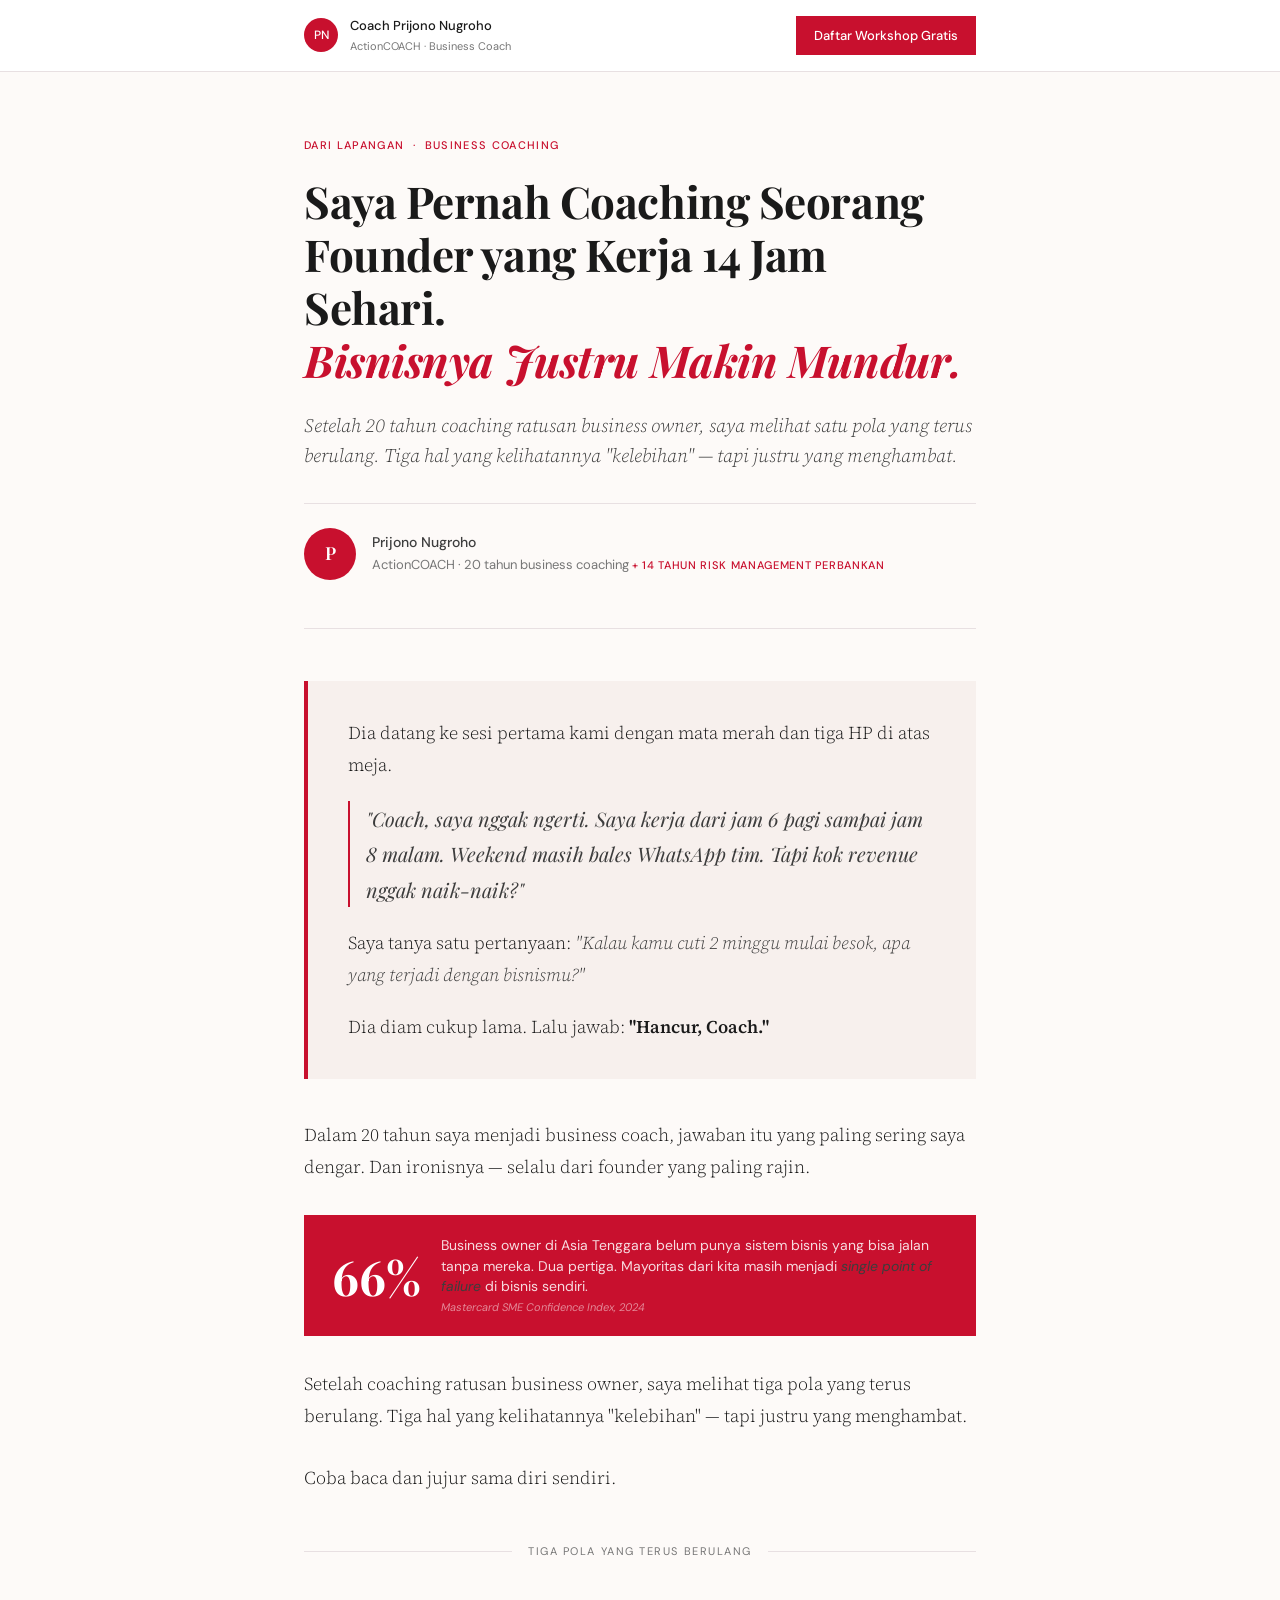
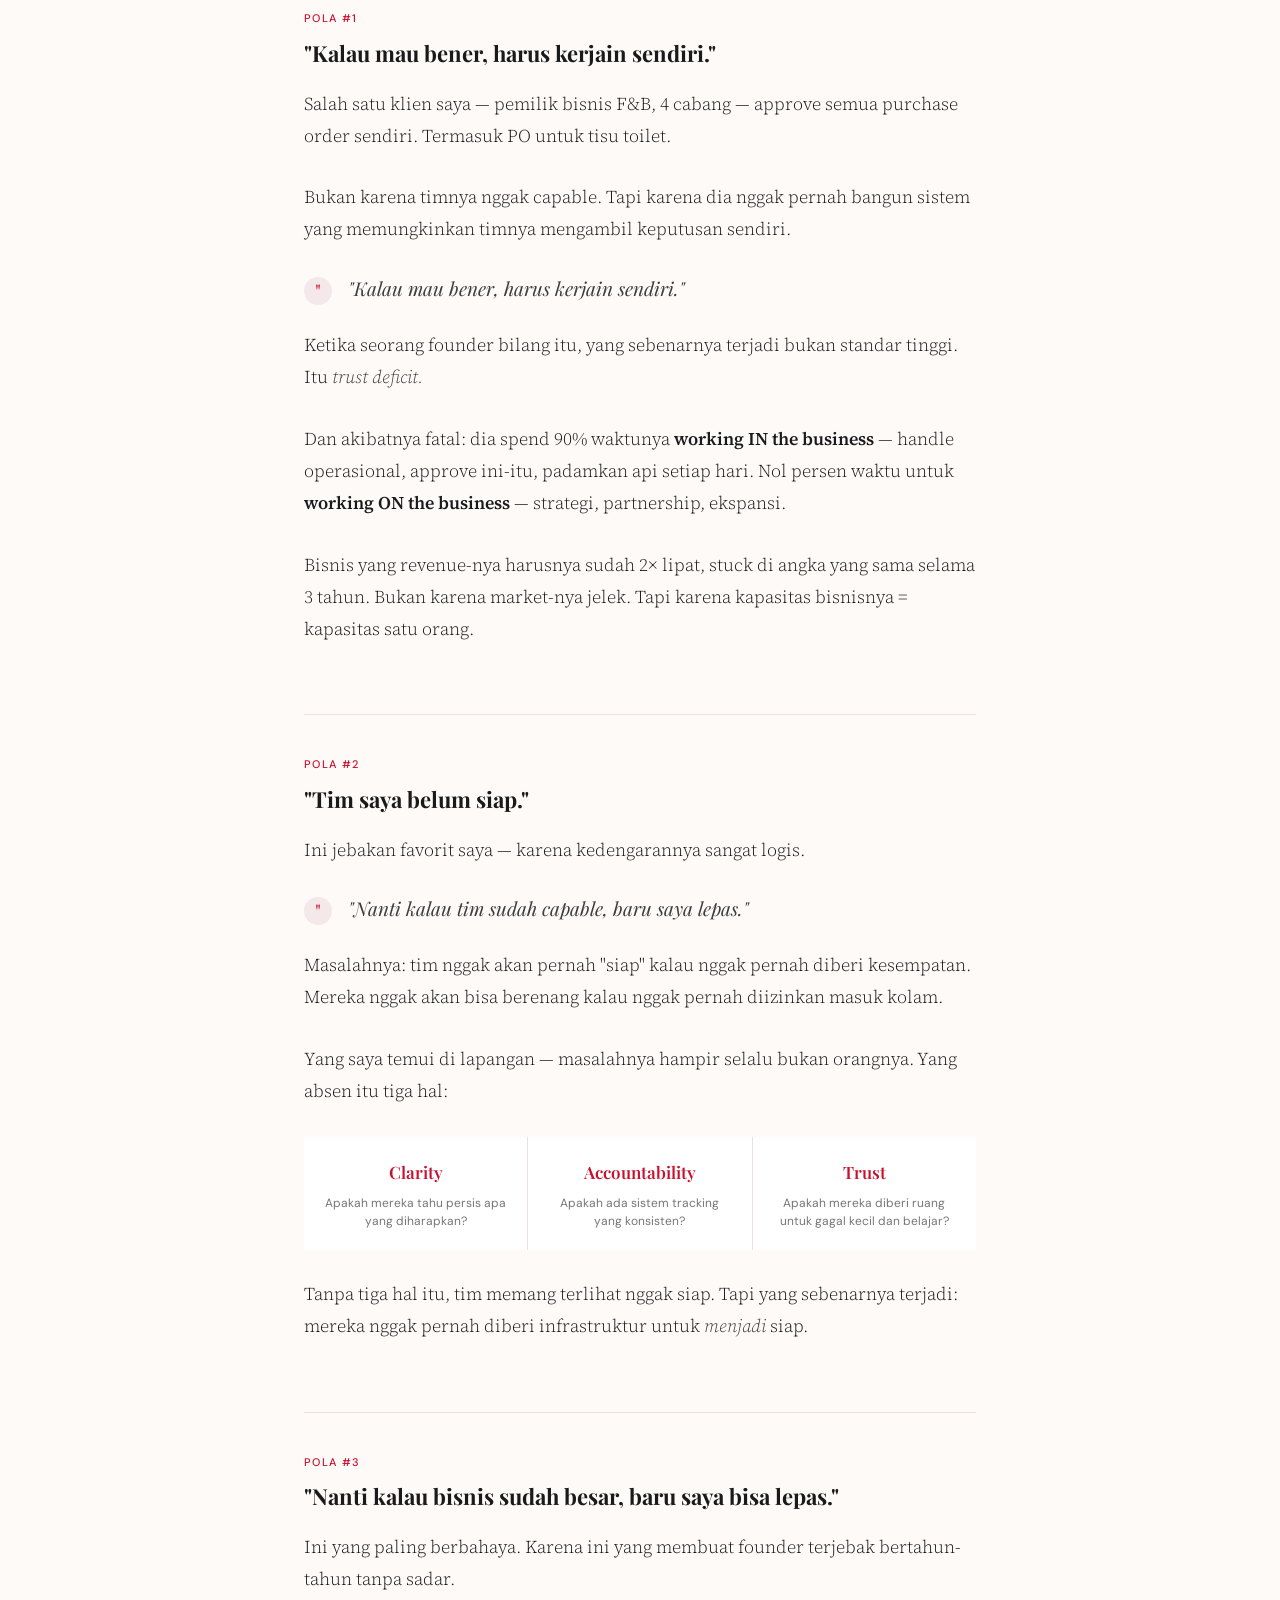
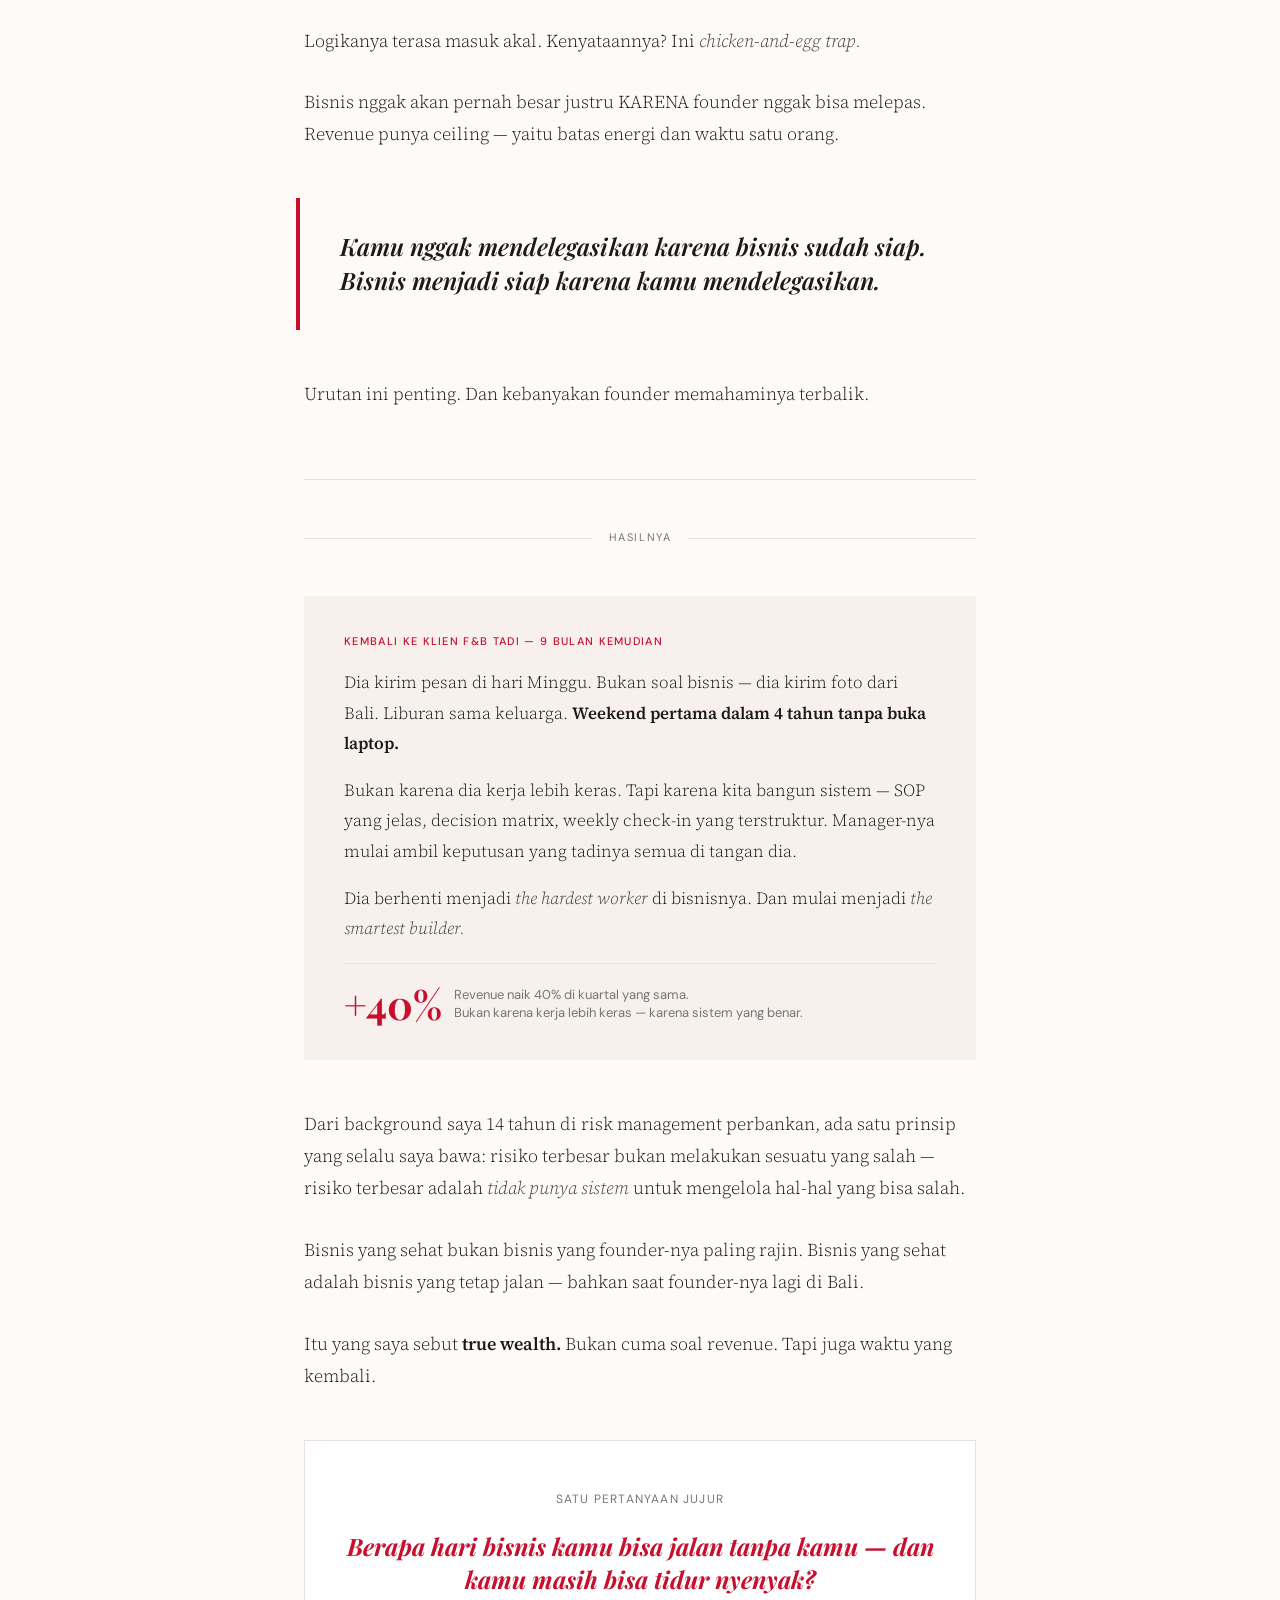
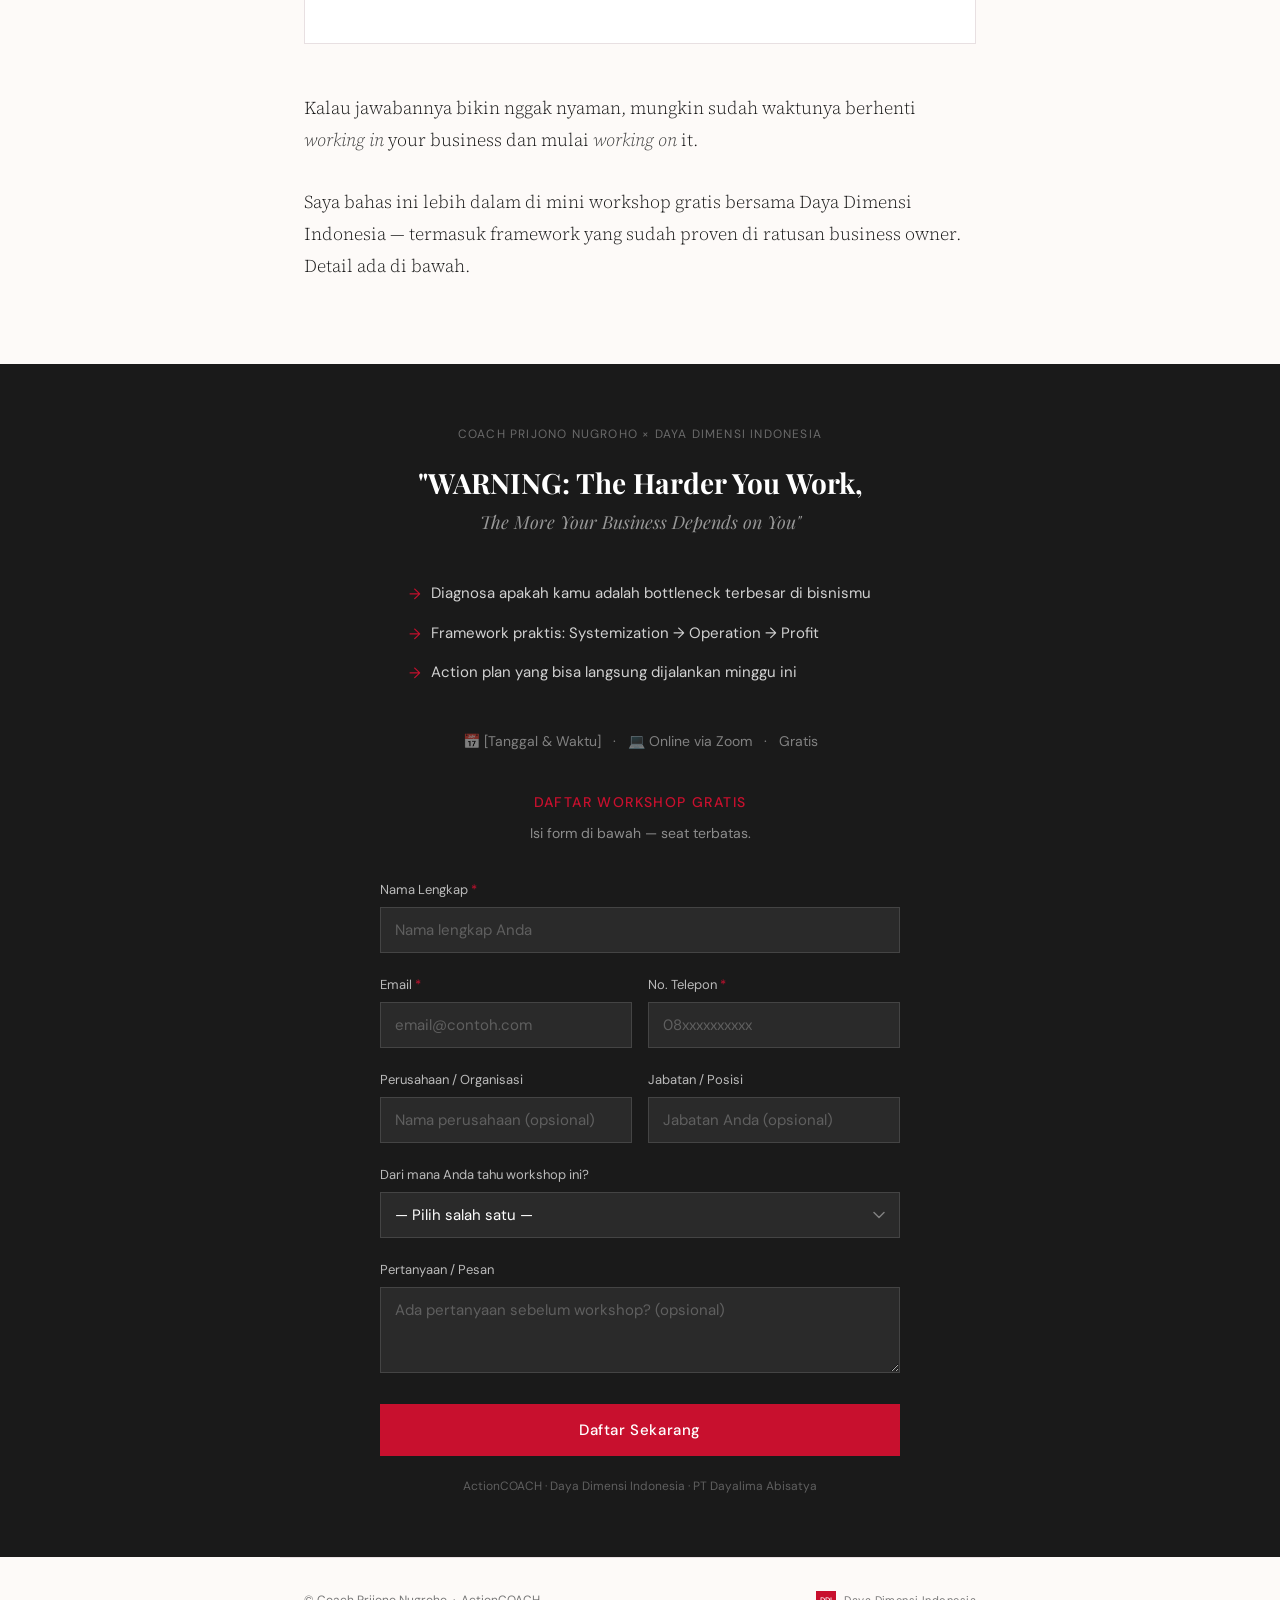
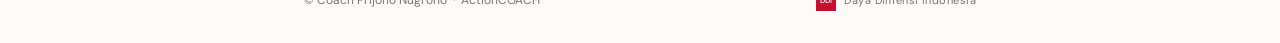
<file: coach-prijono/index.html>
<!DOCTYPE html>
<html lang="id">
<head>
  <meta charset="UTF-8">
  <meta name="viewport" content="width=device-width, initial-scale=1.0">
  <title>Saya Pernah Coaching Seorang Founder yang Kerja 14 Jam Sehari — Coach Prijono Nugroho</title>
  <link rel="preconnect" href="https://fonts.googleapis.com">
  <link rel="preconnect" href="https://fonts.gstatic.com" crossorigin>
  <link href="https://fonts.googleapis.com/css2?family=Playfair+Display:ital,wght@0,400;0,600;0,700;1,400;1,600&family=Source+Serif+4:ital,opsz,wght@0,8..60,300;0,8..60,400;0,8..60,500;1,8..60,300;1,8..60,400&family=DM+Sans:wght@300;400;500&display=swap" rel="stylesheet">
  <style>
    :root {
      --red: #C8102E;
      --red-dark: #A00D24;
      --red-muted: #F5E8EB;
      --white: #FFFFFF;
      --ink: #1A1A1A;
      --ink-mid: #3D3D3D;
      --ink-light: #767676;
      --rule: #E8E0E2;
      --warm-bg: #FDFAF8;
      --warm-mid: #F7F0ED;
    }

    *, *::before, *::after { box-sizing: border-box; margin: 0; padding: 0; }

    html { scroll-behavior: smooth; }

    body {
      font-family: 'Source Serif 4', Georgia, serif;
      background: var(--warm-bg);
      color: var(--ink);
      line-height: 1.78;
      font-size: 18px;
    }

    /* ─── READING PROGRESS ─── */
    #progress {
      position: fixed;
      top: 0; left: 0;
      height: 3px;
      width: 0%;
      background: var(--red);
      z-index: 100;
      transition: width 0.1s linear;
    }

    /* ─── HEADER ─── */
    header {
      position: sticky;
      top: 0;
      background: var(--white);
      border-bottom: 1px solid var(--rule);
      z-index: 90;
      padding: 14px 0;
    }

    .header-inner {
      max-width: 720px;
      margin: 0 auto;
      padding: 0 24px;
      display: flex;
      align-items: center;
      justify-content: space-between;
    }

    .brand {
      display: flex;
      align-items: center;
      gap: 12px;
      text-decoration: none;
    }

    .author-chip {
      width: 34px;
      height: 34px;
      background: var(--red);
      border-radius: 50%;
      display: flex;
      align-items: center;
      justify-content: center;
      flex-shrink: 0;
    }

    .author-chip span {
      color: white;
      font-family: 'DM Sans', sans-serif;
      font-weight: 500;
      font-size: 12px;
    }

    .author-nav-info {
      display: flex;
      flex-direction: column;
    }

    .author-nav-name {
      font-family: 'DM Sans', sans-serif;
      font-size: 13px;
      font-weight: 500;
      color: var(--ink);
    }

    .author-nav-title {
      font-family: 'DM Sans', sans-serif;
      font-size: 11px;
      color: var(--ink-light);
    }

    .cta-header {
      font-family: 'DM Sans', sans-serif;
      font-size: 13px;
      font-weight: 500;
      color: var(--white);
      background: var(--red);
      padding: 8px 18px;
      text-decoration: none;
      transition: background 0.2s;
    }

    .cta-header:hover { background: var(--red-dark); }

    /* ─── MAIN ─── */
    main {
      max-width: 720px;
      margin: 0 auto;
      padding: 0 24px;
    }

    /* ─── ARTICLE HEADER ─── */
    .article-header {
      padding: 64px 0 48px;
      border-bottom: 1px solid var(--rule);
    }

    .article-tag {
      font-family: 'DM Sans', sans-serif;
      font-size: 11px;
      font-weight: 500;
      letter-spacing: 0.12em;
      text-transform: uppercase;
      color: var(--red);
      margin-bottom: 20px;
    }

    .article-title {
      font-family: 'Playfair Display', serif;
      font-size: clamp(30px, 4.5vw, 44px);
      font-weight: 700;
      line-height: 1.2;
      color: var(--ink);
      letter-spacing: -0.01em;
      margin-bottom: 24px;
    }

    .article-title em {
      font-style: italic;
      color: var(--red);
    }

    .article-deck {
      font-size: 19px;
      line-height: 1.58;
      color: var(--ink-mid);
      font-weight: 300;
      margin-bottom: 32px;
      font-style: italic;
    }

    .article-meta {
      display: flex;
      align-items: center;
      gap: 16px;
      padding-top: 24px;
      border-top: 1px solid var(--rule);
    }

    .author-portrait {
      width: 52px;
      height: 52px;
      background: var(--red);
      border-radius: 50%;
      display: flex;
      align-items: center;
      justify-content: center;
      flex-shrink: 0;
    }

    .author-portrait span {
      color: white;
      font-family: 'Playfair Display', serif;
      font-size: 18px;
      font-weight: 600;
    }

    .meta-text {
      font-family: 'DM Sans', sans-serif;
      font-size: 13px;
      color: var(--ink-light);
      line-height: 1.5;
    }

    .meta-text strong {
      display: block;
      color: var(--ink-mid);
      font-weight: 500;
      font-size: 14px;
    }

    .meta-credential {
      display: inline-block;
      margin-top: 4px;
      font-size: 11px;
      color: var(--red);
      font-weight: 500;
      letter-spacing: 0.06em;
      text-transform: uppercase;
    }

    /* ─── ARTICLE BODY ─── */
    .article-body {
      padding: 52px 0;
    }

    .article-body p {
      margin-bottom: 1.65em;
      font-size: 18px;
      color: var(--ink);
      font-weight: 300;
    }

    .article-body strong {
      color: var(--ink);
      font-weight: 600;
    }

    .article-body em {
      font-style: italic;
      color: var(--ink-mid);
    }

    /* Opening scene */
    .scene {
      background: var(--warm-mid);
      padding: 36px 40px;
      margin-bottom: 40px;
      border-left: 4px solid var(--red);
    }

    .scene p {
      font-size: 18px !important;
      color: var(--ink) !important;
      margin-bottom: 1.1em !important;
    }

    .scene p:last-child { margin-bottom: 0 !important; }

    .scene p.dialogue {
      font-family: 'Playfair Display', serif;
      font-style: italic;
      font-size: 20px !important;
      color: var(--ink-mid) !important;
      padding-left: 16px;
      border-left: 2px solid var(--red);
      margin: 20px 0 !important;
    }

    /* Data inline */
    .data-inline {
      background: var(--red);
      color: var(--white);
      padding: 20px 28px;
      margin: 32px 0;
      display: flex;
      align-items: center;
      gap: 20px;
    }

    .di-number {
      font-family: 'Playfair Display', serif;
      font-size: 48px;
      font-weight: 700;
      line-height: 1;
      flex-shrink: 0;
    }

    .di-text {
      font-family: 'DM Sans', sans-serif;
      font-size: 14px;
      color: rgba(255,255,255,0.85);
      line-height: 1.45;
    }

    .di-source {
      font-size: 11px;
      color: rgba(255,255,255,0.5);
      margin-top: 4px;
      font-style: italic;
    }

    /* Section divider */
    .section-break {
      display: flex;
      align-items: center;
      gap: 16px;
      margin: 48px 0;
    }

    .section-break::before,
    .section-break::after {
      content: '';
      flex: 1;
      height: 1px;
      background: var(--rule);
    }

    .section-break span {
      font-family: 'DM Sans', sans-serif;
      font-size: 11px;
      letter-spacing: 0.14em;
      text-transform: uppercase;
      color: var(--ink-light);
    }

    /* Pattern cards */
    .pattern {
      margin: 40px 0;
      padding-bottom: 40px;
      border-bottom: 1px solid var(--rule);
    }

    .pattern:last-of-type { border-bottom: none; }

    .pattern-num {
      font-family: 'DM Sans', sans-serif;
      font-size: 11px;
      font-weight: 500;
      letter-spacing: 0.12em;
      text-transform: uppercase;
      color: var(--red);
      margin-bottom: 10px;
    }

    .pattern h3 {
      font-family: 'Playfair Display', serif;
      font-size: 22px;
      font-weight: 700;
      line-height: 1.3;
      color: var(--ink);
      margin-bottom: 20px;
    }

    /* Quote inside pattern */
    .heard-in-field {
      margin: 24px 0;
      display: flex;
      gap: 16px;
      align-items: flex-start;
    }

    .hif-icon {
      width: 28px;
      height: 28px;
      background: var(--red-muted);
      border-radius: 50%;
      display: flex;
      align-items: center;
      justify-content: center;
      flex-shrink: 0;
      margin-top: 2px;
    }

    .hif-icon::after {
      content: '"';
      color: var(--red);
      font-family: 'Playfair Display', serif;
      font-size: 20px;
      line-height: 1;
    }

    .hif-text {
      font-family: 'Playfair Display', serif;
      font-size: 19px;
      font-style: italic;
      color: var(--ink-mid);
      line-height: 1.45;
    }

    /* Three pillars */
    .three-pillars {
      display: grid;
      grid-template-columns: repeat(3, 1fr);
      gap: 1px;
      background: var(--rule);
      margin: 28px 0;
    }

    .pillar {
      background: var(--white);
      padding: 20px;
      text-align: center;
    }

    .pillar-word {
      font-family: 'Playfair Display', serif;
      font-size: 17px;
      font-weight: 600;
      color: var(--red);
      margin-bottom: 8px;
    }

    .pillar-desc {
      font-family: 'DM Sans', sans-serif;
      font-size: 12px;
      color: var(--ink-light);
      line-height: 1.45;
    }

    /* Client result */
    .client-result {
      background: var(--warm-mid);
      padding: 36px 40px;
      margin: 48px 0;
    }

    .cr-label {
      font-family: 'DM Sans', sans-serif;
      font-size: 11px;
      font-weight: 500;
      letter-spacing: 0.12em;
      text-transform: uppercase;
      color: var(--red);
      margin-bottom: 16px;
    }

    .cr-story p {
      font-size: 17px !important;
      color: var(--ink) !important;
      margin-bottom: 1em !important;
    }

    .cr-story p:last-child { margin-bottom: 0 !important; }

    .cr-highlight {
      display: flex;
      align-items: center;
      gap: 12px;
      margin-top: 20px;
      padding-top: 20px;
      border-top: 1px solid var(--rule);
    }

    .cr-stat {
      font-family: 'Playfair Display', serif;
      font-size: 40px;
      font-weight: 700;
      color: var(--red);
      line-height: 1;
      flex-shrink: 0;
    }

    .cr-stat-label {
      font-family: 'DM Sans', sans-serif;
      font-size: 13px;
      color: var(--ink-light);
      line-height: 1.45;
    }

    /* Pull quote */
    .pull-quote {
      margin: 48px -8px;
      padding: 32px 40px;
      border-left: 4px solid var(--red);
    }

    .pull-quote p {
      font-family: 'Playfair Display', serif;
      font-size: 24px !important;
      line-height: 1.4;
      font-style: italic !important;
      color: var(--ink) !important;
      margin: 0 !important;
      font-weight: 600 !important;
    }

    /* Closing question */
    .closing-q {
      margin: 48px 0;
      padding: 48px 40px;
      text-align: center;
      background: var(--white);
      border: 1px solid var(--rule);
    }

    .closing-q-pre {
      font-family: 'DM Sans', sans-serif;
      font-size: 12px;
      letter-spacing: 0.1em;
      text-transform: uppercase;
      color: var(--ink-light);
      margin-bottom: 20px;
    }

    .closing-q p {
      font-family: 'Playfair Display', serif;
      font-size: 24px !important;
      font-weight: 700 !important;
      line-height: 1.35 !important;
      color: var(--ink) !important;
      font-style: normal !important;
      margin: 0 !important;
    }

    .closing-q p em { color: var(--red); font-style: italic; }

    /* ─── CTA BLOCK ─── */
    .cta-block {
      background: var(--ink);
      padding: 60px 48px;
      margin: 0 -24px 0;
      text-align: center;
    }

    .cta-by {
      font-family: 'DM Sans', sans-serif;
      font-size: 12px;
      letter-spacing: 0.1em;
      text-transform: uppercase;
      color: rgba(255,255,255,0.35);
      margin-bottom: 20px;
    }

    .cta-title {
      font-family: 'Playfair Display', serif;
      font-size: 28px;
      font-weight: 700;
      line-height: 1.25;
      color: var(--white);
      margin-bottom: 6px;
    }

    .cta-subtitle {
      font-family: 'Playfair Display', serif;
      font-size: 18px;
      font-style: italic;
      color: rgba(255,255,255,0.55);
      margin-bottom: 36px;
    }

    .cta-points {
      list-style: none;
      text-align: left;
      display: inline-block;
      margin-bottom: 36px;
    }

    .cta-points li {
      font-family: 'DM Sans', sans-serif;
      font-size: 15px;
      color: rgba(255,255,255,0.8);
      padding: 6px 0;
      display: flex;
      align-items: flex-start;
      gap: 10px;
    }

    .cta-points li::before {
      content: '→';
      color: var(--red);
      flex-shrink: 0;
      margin-top: 1px;
    }

    .cta-meta {
      font-family: 'DM Sans', sans-serif;
      font-size: 14px;
      color: rgba(255,255,255,0.45);
      margin-bottom: 28px;
    }

    .cta-btn {
      display: inline-block;
      background: var(--red);
      color: var(--white);
      font-family: 'DM Sans', sans-serif;
      font-size: 15px;
      font-weight: 500;
      letter-spacing: 0.04em;
      padding: 16px 40px;
      text-decoration: none;
      transition: all 0.2s;
    }

    .cta-btn:hover { background: var(--red-dark); }

    .cta-partners {
      font-family: 'DM Sans', sans-serif;
      font-size: 12px;
      color: rgba(255,255,255,0.3);
      margin-top: 20px;
    }

    /* ─── FOOTER ─── */
    footer {
      max-width: 720px;
      margin: 0 auto;
      padding: 32px 24px;
      display: flex;
      align-items: center;
      justify-content: space-between;
      border-top: 1px solid var(--rule);
    }

    .footer-author {
      font-family: 'DM Sans', sans-serif;
      font-size: 12px;
      color: var(--ink-light);
    }

    .footer-ddi {
      display: flex;
      align-items: center;
      gap: 8px;
    }

    .footer-ddi-mark {
      width: 20px;
      height: 20px;
      background: var(--red);
      display: flex;
      align-items: center;
      justify-content: center;
    }

    .footer-ddi-mark span {
      color: white;
      font-family: 'DM Sans', sans-serif;
      font-size: 8px;
      font-weight: 500;
    }

    .footer-ddi-name {
      font-family: 'DM Sans', sans-serif;
      font-size: 11px;
      color: var(--ink-light);
      letter-spacing: 0.04em;
    }

    /* ─── REGISTRATION FORM ─── */
    .reg-form-wrapper {
      max-width: 520px;
      margin: 36px auto 0;
      text-align: left;
    }

    .reg-form-header {
      text-align: center;
      margin-bottom: 32px;
    }

    .reg-form-title {
      font-family: 'DM Sans', sans-serif;
      font-size: 14px;
      font-weight: 500;
      letter-spacing: 0.1em;
      text-transform: uppercase;
      color: var(--red);
      margin-bottom: 6px;
    }

    .reg-form-subtitle {
      font-family: 'DM Sans', sans-serif;
      font-size: 14px;
      color: rgba(255,255,255,0.5);
    }

    .form-row {
      margin-bottom: 20px;
    }

    .form-row-2col {
      display: grid;
      grid-template-columns: 1fr 1fr;
      gap: 16px;
    }

    .form-group label {
      display: block;
      font-family: 'DM Sans', sans-serif;
      font-size: 13px;
      font-weight: 400;
      color: rgba(255,255,255,0.7);
      margin-bottom: 6px;
    }

    .form-group .required {
      color: var(--red);
    }

    .form-group input,
    .form-group select,
    .form-group textarea {
      width: 100%;
      font-family: 'DM Sans', sans-serif;
      font-size: 15px;
      color: var(--white);
      background: rgba(255,255,255,0.07);
      border: 1px solid rgba(255,255,255,0.12);
      padding: 12px 14px;
      transition: border-color 0.2s, background 0.2s;
      outline: none;
      -webkit-appearance: none;
      appearance: none;
    }

    .form-group input::placeholder,
    .form-group textarea::placeholder {
      color: rgba(255,255,255,0.25);
    }

    .form-group input:focus,
    .form-group select:focus,
    .form-group textarea:focus {
      border-color: var(--red);
      background: rgba(255,255,255,0.1);
    }

    .form-group input.invalid,
    .form-group select.invalid {
      border-color: #e74c3c;
    }

    .form-group select {
      background-image: url("data:image/svg+xml,%3Csvg width='12' height='8' viewBox='0 0 12 8' fill='none' xmlns='http://www.w3.org/2000/svg'%3E%3Cpath d='M1 1.5L6 6.5L11 1.5' stroke='rgba(255,255,255,0.4)' stroke-width='1.5' stroke-linecap='round' stroke-linejoin='round'/%3E%3C/svg%3E");
      background-repeat: no-repeat;
      background-position: right 14px center;
      padding-right: 40px;
      cursor: pointer;
    }

    .form-group select option {
      background: var(--ink);
      color: var(--white);
    }

    .form-group textarea {
      resize: vertical;
      min-height: 80px;
    }

    .form-submit {
      display: block;
      width: 100%;
      background: var(--red);
      color: var(--white);
      font-family: 'DM Sans', sans-serif;
      font-size: 15px;
      font-weight: 500;
      letter-spacing: 0.04em;
      padding: 16px 40px;
      border: none;
      cursor: pointer;
      transition: background 0.2s;
      margin-top: 8px;
    }

    .form-submit:hover { background: var(--red-dark); }

    .form-submit:disabled {
      opacity: 0.7;
      cursor: not-allowed;
    }

    .form-submit .btn-loading { display: none; }

    .form-submit.is-loading .btn-text { display: none; }
    .form-submit.is-loading .btn-loading {
      display: inline-flex;
      align-items: center;
      gap: 8px;
    }

    @keyframes spin {
      to { transform: rotate(360deg); }
    }

    .spinner-circle {
      animation: spin 0.8s linear infinite;
      transform-origin: center;
    }

    /* Form messages */
    .form-message {
      display: none;
      text-align: center;
      padding: 40px 32px;
      margin-top: 36px;
    }

    .form-message.is-visible { display: block; }

    .form-message-icon {
      width: 48px;
      height: 48px;
      border-radius: 50%;
      display: inline-flex;
      align-items: center;
      justify-content: center;
      font-family: 'DM Sans', sans-serif;
      font-size: 22px;
      font-weight: 700;
      margin-bottom: 16px;
    }

    .form-success .form-message-icon {
      background: rgba(46,204,113,0.15);
      color: #2ecc71;
    }

    .form-error .form-message-icon {
      background: rgba(231,76,60,0.15);
      color: #e74c3c;
    }

    .form-message-title {
      font-family: 'DM Sans', sans-serif;
      font-size: 18px;
      font-weight: 500;
      color: var(--white);
      margin-bottom: 8px;
    }

    .form-message-text {
      font-family: 'DM Sans', sans-serif;
      font-size: 14px;
      color: rgba(255,255,255,0.5);
      line-height: 1.5;
    }

    /* ─── RESPONSIVE ─── */
    @media (max-width: 640px) {
      body { font-size: 17px; }
      .article-header { padding: 40px 0 32px; }
      .three-pillars { grid-template-columns: 1fr; }
      .scene, .client-result { padding: 28px 24px; }
      .pull-quote { margin: 40px 0; padding: 24px 28px; }
      .cta-block { padding: 48px 28px; }
      footer { flex-direction: column; gap: 12px; text-align: center; }
      .form-row-2col { grid-template-columns: 1fr; }
      .reg-form-wrapper { margin-top: 28px; }
    }
  </style>
</head>
<body>

<div id="progress"></div>

<header>
  <div class="header-inner">
    <a href="#" class="brand">
      <div class="author-chip"><span>PN</span></div>
      <div class="author-nav-info">
        <span class="author-nav-name">Coach Prijono Nugroho</span>
        <span class="author-nav-title">ActionCOACH · Business Coach</span>
      </div>
    </a>
    <a href="#workshop" class="cta-header">Daftar Workshop Gratis</a>
  </div>
</header>

<main>

  <!-- ARTICLE HEADER -->
  <div class="article-header">
    <div class="article-tag">Dari Lapangan &nbsp;·&nbsp; Business Coaching</div>
    <h1 class="article-title">
      Saya Pernah Coaching Seorang Founder yang Kerja 14 Jam Sehari.<br>
      <em>Bisnisnya Justru Makin Mundur.</em>
    </h1>
    <p class="article-deck">
      Setelah 20 tahun coaching ratusan business owner, saya melihat satu pola yang terus berulang. Tiga hal yang kelihatannya "kelebihan" — tapi justru yang menghambat.
    </p>
    <div class="article-meta">
      <div class="author-portrait"><span>P</span></div>
      <div class="meta-text">
        <strong>Prijono Nugroho</strong>
        ActionCOACH · 20 tahun business coaching
        <span class="meta-credential">+ 14 tahun Risk Management Perbankan</span>
      </div>
    </div>
  </div>

  <!-- ARTICLE BODY -->
  <div class="article-body">

    <div class="scene">
      <p>Dia datang ke sesi pertama kami dengan mata merah dan tiga HP di atas meja.</p>
      <p class="dialogue">"Coach, saya nggak ngerti. Saya kerja dari jam 6 pagi sampai jam 8 malam. Weekend masih bales WhatsApp tim. Tapi kok revenue nggak naik-naik?"</p>
      <p>Saya tanya satu pertanyaan: <em>"Kalau kamu cuti 2 minggu mulai besok, apa yang terjadi dengan bisnismu?"</em></p>
      <p>Dia diam cukup lama. Lalu jawab: <strong>"Hancur, Coach."</strong></p>
    </div>

    <p>Dalam 20 tahun saya menjadi business coach, jawaban itu yang paling sering saya dengar. Dan ironisnya — selalu dari founder yang paling rajin.</p>

    <div class="data-inline">
      <div class="di-number">66%</div>
      <div class="di-text">
        Business owner di Asia Tenggara belum punya sistem bisnis yang bisa jalan tanpa mereka. Dua pertiga. Mayoritas dari kita masih menjadi <em>single point of failure</em> di bisnis sendiri.
        <div class="di-source">Mastercard SME Confidence Index, 2024</div>
      </div>
    </div>

    <p>Setelah coaching ratusan business owner, saya melihat tiga pola yang terus berulang. Tiga hal yang kelihatannya "kelebihan" — tapi justru yang menghambat.</p>

    <p>Coba baca dan jujur sama diri sendiri.</p>

    <div class="section-break"><span>Tiga Pola yang Terus Berulang</span></div>

    <!-- PATTERN 1 -->
    <div class="pattern">
      <div class="pattern-num">Pola #1</div>
      <h3>"Kalau mau bener, harus kerjain sendiri."</h3>
      <p>Salah satu klien saya — pemilik bisnis F&B, 4 cabang — approve semua purchase order sendiri. Termasuk PO untuk tisu toilet.</p>
      <p>Bukan karena timnya nggak capable. Tapi karena dia nggak pernah bangun sistem yang memungkinkan timnya mengambil keputusan sendiri.</p>
      <div class="heard-in-field">
        <div class="hif-icon"></div>
        <div class="hif-text">"Kalau mau bener, harus kerjain sendiri."</div>
      </div>
      <p>Ketika seorang founder bilang itu, yang sebenarnya terjadi bukan standar tinggi. Itu <em>trust deficit.</em></p>
      <p>Dan akibatnya fatal: dia spend 90% waktunya <strong>working IN the business</strong> — handle operasional, approve ini-itu, padamkan api setiap hari. Nol persen waktu untuk <strong>working ON the business</strong> — strategi, partnership, ekspansi.</p>
      <p>Bisnis yang revenue-nya harusnya sudah 2× lipat, stuck di angka yang sama selama 3 tahun. Bukan karena market-nya jelek. Tapi karena kapasitas bisnisnya = kapasitas satu orang.</p>
    </div>

    <!-- PATTERN 2 -->
    <div class="pattern">
      <div class="pattern-num">Pola #2</div>
      <h3>"Tim saya belum siap."</h3>
      <p>Ini jebakan favorit saya — karena kedengarannya sangat logis.</p>
      <div class="heard-in-field">
        <div class="hif-icon"></div>
        <div class="hif-text">"Nanti kalau tim sudah capable, baru saya lepas."</div>
      </div>
      <p>Masalahnya: tim nggak akan pernah "siap" kalau nggak pernah diberi kesempatan. Mereka nggak akan bisa berenang kalau nggak pernah diizinkan masuk kolam.</p>
      <p>Yang saya temui di lapangan — masalahnya hampir selalu bukan orangnya. Yang absen itu tiga hal:</p>
      <div class="three-pillars">
        <div class="pillar">
          <div class="pillar-word">Clarity</div>
          <div class="pillar-desc">Apakah mereka tahu persis apa yang diharapkan?</div>
        </div>
        <div class="pillar">
          <div class="pillar-word">Accountability</div>
          <div class="pillar-desc">Apakah ada sistem tracking yang konsisten?</div>
        </div>
        <div class="pillar">
          <div class="pillar-word">Trust</div>
          <div class="pillar-desc">Apakah mereka diberi ruang untuk gagal kecil dan belajar?</div>
        </div>
      </div>
      <p>Tanpa tiga hal itu, tim memang terlihat nggak siap. Tapi yang sebenarnya terjadi: mereka nggak pernah diberi infrastruktur untuk <em>menjadi</em> siap.</p>
    </div>

    <!-- PATTERN 3 -->
    <div class="pattern">
      <div class="pattern-num">Pola #3</div>
      <h3>"Nanti kalau bisnis sudah besar, baru saya bisa lepas."</h3>
      <p>Ini yang paling berbahaya. Karena ini yang membuat founder terjebak bertahun-tahun tanpa sadar.</p>
      <p>Logikanya terasa masuk akal. Kenyataannya? Ini <em>chicken-and-egg trap.</em></p>
      <p>Bisnis nggak akan pernah besar justru KARENA founder nggak bisa melepas. Revenue punya ceiling — yaitu batas energi dan waktu satu orang.</p>

      <div class="pull-quote">
        <p>Kamu nggak mendelegasikan karena bisnis sudah siap. Bisnis menjadi siap karena kamu mendelegasikan.</p>
      </div>

      <p>Urutan ini penting. Dan kebanyakan founder memahaminya terbalik.</p>
    </div>

    <div class="section-break"><span>Hasilnya</span></div>

    <div class="client-result">
      <div class="cr-label">Kembali ke klien F&B tadi — 9 bulan kemudian</div>
      <div class="cr-story">
        <p>Dia kirim pesan di hari Minggu. Bukan soal bisnis — dia kirim foto dari Bali. Liburan sama keluarga. <strong>Weekend pertama dalam 4 tahun tanpa buka laptop.</strong></p>
        <p>Bukan karena dia kerja lebih keras. Tapi karena kita bangun sistem — SOP yang jelas, decision matrix, weekly check-in yang terstruktur. Manager-nya mulai ambil keputusan yang tadinya semua di tangan dia.</p>
        <p>Dia berhenti menjadi <em>the hardest worker</em> di bisnisnya. Dan mulai menjadi <em>the smartest builder.</em></p>
      </div>
      <div class="cr-highlight">
        <div class="cr-stat">+40%</div>
        <div class="cr-stat-label">Revenue naik 40% di kuartal yang sama.<br>Bukan karena kerja lebih keras — karena sistem yang benar.</div>
      </div>
    </div>

    <p>Dari background saya 14 tahun di risk management perbankan, ada satu prinsip yang selalu saya bawa: risiko terbesar bukan melakukan sesuatu yang salah — risiko terbesar adalah <em>tidak punya sistem</em> untuk mengelola hal-hal yang bisa salah.</p>

    <p>Bisnis yang sehat bukan bisnis yang founder-nya paling rajin. Bisnis yang sehat adalah bisnis yang tetap jalan — bahkan saat founder-nya lagi di Bali.</p>

    <p>Itu yang saya sebut <strong>true wealth.</strong> Bukan cuma soal revenue. Tapi juga waktu yang kembali.</p>

    <div class="closing-q">
      <div class="closing-q-pre">Satu pertanyaan jujur</div>
      <p><em>Berapa hari bisnis kamu bisa jalan tanpa kamu — dan kamu masih bisa tidur nyenyak?</em></p>
    </div>

    <p>Kalau jawabannya bikin nggak nyaman, mungkin sudah waktunya berhenti <em>working in</em> your business dan mulai <em>working on</em> it.</p>

    <p>Saya bahas ini lebih dalam di mini workshop gratis bersama Daya Dimensi Indonesia — termasuk framework yang sudah proven di ratusan business owner. Detail ada di bawah.</p>

  </div>
</main>

<!-- CTA BLOCK — full bleed -->
<div class="cta-block" id="workshop">
  <div class="cta-by">Coach Prijono Nugroho × Daya Dimensi Indonesia</div>
  <div class="cta-title">"WARNING: The Harder You Work,</div>
  <div class="cta-subtitle">The More Your Business Depends on You"</div>
  <ul class="cta-points">
    <li>Diagnosa apakah kamu adalah bottleneck terbesar di bisnismu</li>
    <li>Framework praktis: Systemization → Operation → Profit</li>
    <li>Action plan yang bisa langsung dijalankan minggu ini</li>
  </ul>
  <div class="cta-meta">📅 [Tanggal &amp; Waktu] &nbsp;&nbsp;·&nbsp;&nbsp; 💻 Online via Zoom &nbsp;&nbsp;·&nbsp;&nbsp; Gratis</div>

  <!-- REGISTRATION FORM -->
  <div class="reg-form-wrapper">
    <div class="reg-form-header">
      <div class="reg-form-title">Daftar Workshop Gratis</div>
      <div class="reg-form-subtitle">Isi form di bawah — seat terbatas.</div>
    </div>

    <form id="registrationForm" novalidate>
      <div class="form-row">
        <div class="form-group">
          <label for="fullName">Nama Lengkap <span class="required">*</span></label>
          <input type="text" id="fullName" name="fullName" required placeholder="Nama lengkap Anda">
        </div>
      </div>

      <div class="form-row form-row-2col">
        <div class="form-group">
          <label for="email">Email <span class="required">*</span></label>
          <input type="email" id="email" name="email" required placeholder="email@contoh.com">
        </div>
        <div class="form-group">
          <label for="phone">No. Telepon <span class="required">*</span></label>
          <input type="tel" id="phone" name="phone" required placeholder="08xxxxxxxxxx">
        </div>
      </div>

      <div class="form-row form-row-2col">
        <div class="form-group">
          <label for="company">Perusahaan / Organisasi</label>
          <input type="text" id="company" name="company" placeholder="Nama perusahaan (opsional)">
        </div>
        <div class="form-group">
          <label for="jobTitle">Jabatan / Posisi</label>
          <input type="text" id="jobTitle" name="jobTitle" placeholder="Jabatan Anda (opsional)">
        </div>
      </div>

      <div class="form-row">
        <div class="form-group">
          <label for="hearAbout">Dari mana Anda tahu workshop ini?</label>
          <select id="hearAbout" name="hearAbout">
            <option value="" disabled selected>— Pilih salah satu —</option>
            <option value="Instagram">Instagram</option>
            <option value="LinkedIn">LinkedIn</option>
            <option value="Referral">Referral / Rekomendasi</option>
            <option value="Google Search">Google Search</option>
            <option value="Other">Lainnya</option>
          </select>
        </div>
      </div>

      <div class="form-row">
        <div class="form-group">
          <label for="message">Pertanyaan / Pesan</label>
          <textarea id="message" name="message" rows="3" placeholder="Ada pertanyaan sebelum workshop? (opsional)"></textarea>
        </div>
      </div>

      <button type="submit" class="form-submit" id="submitBtn">
        <span class="btn-text">Daftar Sekarang</span>
        <span class="btn-loading" aria-hidden="true">
          <svg width="20" height="20" viewBox="0 0 20 20" fill="none"><circle cx="10" cy="10" r="8" stroke="currentColor" stroke-width="2" stroke-linecap="round" stroke-dasharray="40 20" class="spinner-circle"/></svg>
          Mengirim...
        </span>
      </button>
    </form>

    <!-- Success message -->
    <div class="form-message form-success" id="formSuccess">
      <div class="form-message-icon">✓</div>
      <div class="form-message-title">Pendaftaran berhasil!</div>
      <div class="form-message-text">Kami akan menghubungi Anda segera melalui email. Cek juga folder spam Anda.</div>
    </div>

    <!-- Error message -->
    <div class="form-message form-error" id="formError">
      <div class="form-message-icon">!</div>
      <div class="form-message-title">Terjadi kesalahan</div>
      <div class="form-message-text" id="errorText">Silakan coba lagi dalam beberapa saat.</div>
    </div>
  </div>

  <div class="cta-partners">ActionCOACH · Daya Dimensi Indonesia · PT Dayalima Abisatya</div>
</div>

<footer>
  <div class="footer-author">© Coach Prijono Nugroho &nbsp;·&nbsp; ActionCOACH</div>
  <div class="footer-ddi">
    <div class="footer-ddi-mark"><span>DDI</span></div>
    <span class="footer-ddi-name">Daya Dimensi Indonesia</span>
  </div>
</footer>

<script>
  // ─── Reading progress bar ───
  const progress = document.getElementById('progress');
  window.addEventListener('scroll', () => {
    const scrollTop = window.scrollY;
    const docHeight = document.documentElement.scrollHeight - window.innerHeight;
    progress.style.width = (scrollTop / docHeight * 100) + '%';
  });

  // ─── Registration Form ───
  // Replace this URL after deploying your Google Apps Script Web App
  const FORM_ENDPOINT = 'https://script.google.com/macros/s/AKfycbwK4HtvcQ-5Q1G62Z-UuZVDGrfwXuFYGhw14hc8OcBiB70oKRqKBB1jD8DNEf2-mLarrA/exec';

  const form = document.getElementById('registrationForm');
  const submitBtn = document.getElementById('submitBtn');
  const successMsg = document.getElementById('formSuccess');
  const errorMsg = document.getElementById('formError');
  const errorText = document.getElementById('errorText');

  form.addEventListener('submit', async (e) => {
    e.preventDefault();

    // Reset states
    successMsg.classList.remove('is-visible');
    errorMsg.classList.remove('is-visible');

    // Remove previous invalid markers
    form.querySelectorAll('.invalid').forEach(el => el.classList.remove('invalid'));

    // Validate required fields
    const fullName = form.fullName.value.trim();
    const email = form.email.value.trim();
    const phone = form.phone.value.trim();
    let hasError = false;

    if (!fullName) { form.fullName.classList.add('invalid'); hasError = true; }
    if (!email || !email.includes('@')) { form.email.classList.add('invalid'); hasError = true; }
    if (!phone) { form.phone.classList.add('invalid'); hasError = true; }

    if (hasError) return;

    // Collect data
    const payload = {
      fullName: fullName,
      email: email,
      phone: phone,
      company: form.company.value.trim(),
      jobTitle: form.jobTitle.value.trim(),
      hearAbout: form.hearAbout.value,
      message: form.message.value.trim()
    };

    // Loading state
    submitBtn.classList.add('is-loading');
    submitBtn.disabled = true;

    try {
      const response = await fetch(FORM_ENDPOINT, {
        method: 'POST',
        mode: 'no-cors',
        body: new URLSearchParams(payload)
      });

      // With no-cors, we can't read the response body.
      // A successful fetch (no network error) means the request reached Google.
      form.style.display = 'none';
      successMsg.classList.add('is-visible');
      form.reset();

    } catch (err) {
      errorText.textContent = 'Gagal mengirim data. Periksa koneksi internet Anda dan coba lagi.';
      errorMsg.classList.add('is-visible');
    } finally {
      submitBtn.classList.remove('is-loading');
      submitBtn.disabled = false;
    }
  });

  // Remove invalid styling on input
  form.querySelectorAll('input, select').forEach(field => {
    field.addEventListener('input', () => field.classList.remove('invalid'));
  });
</script>

</body>
</html>
</file>
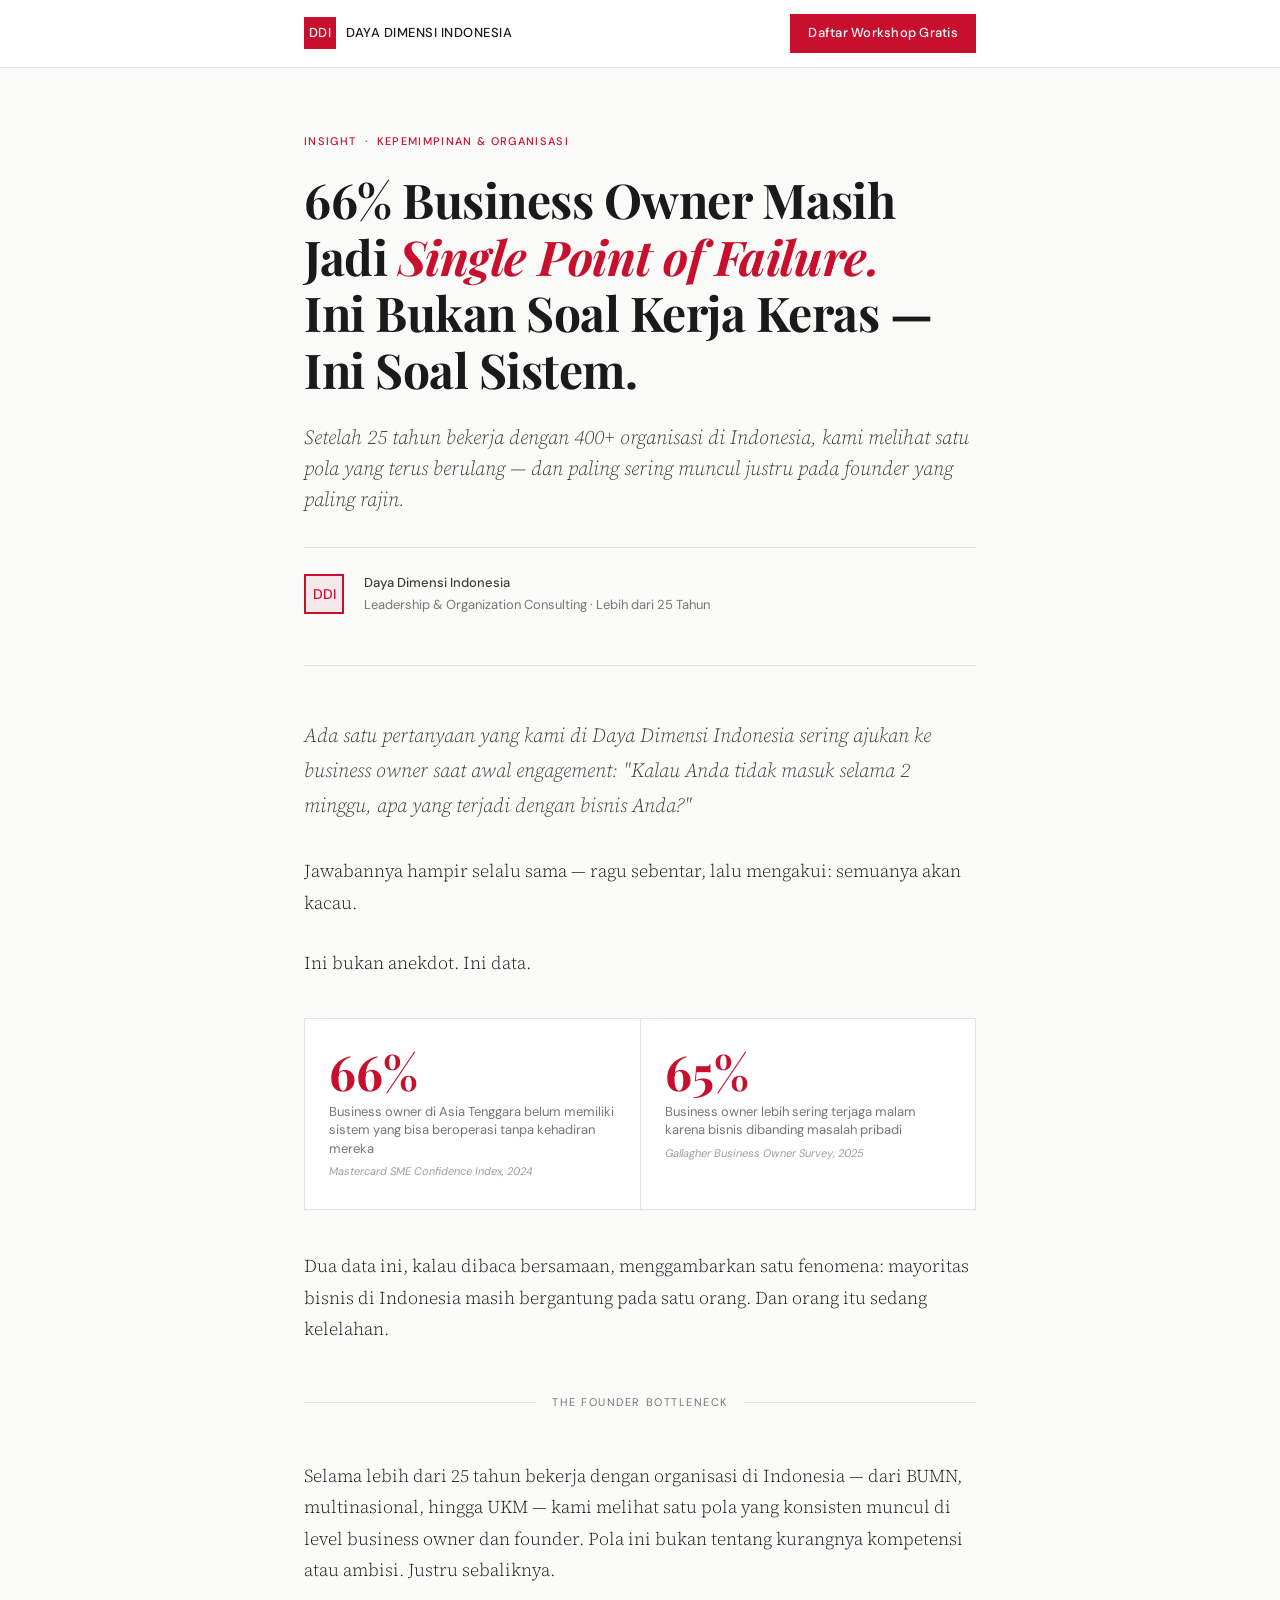
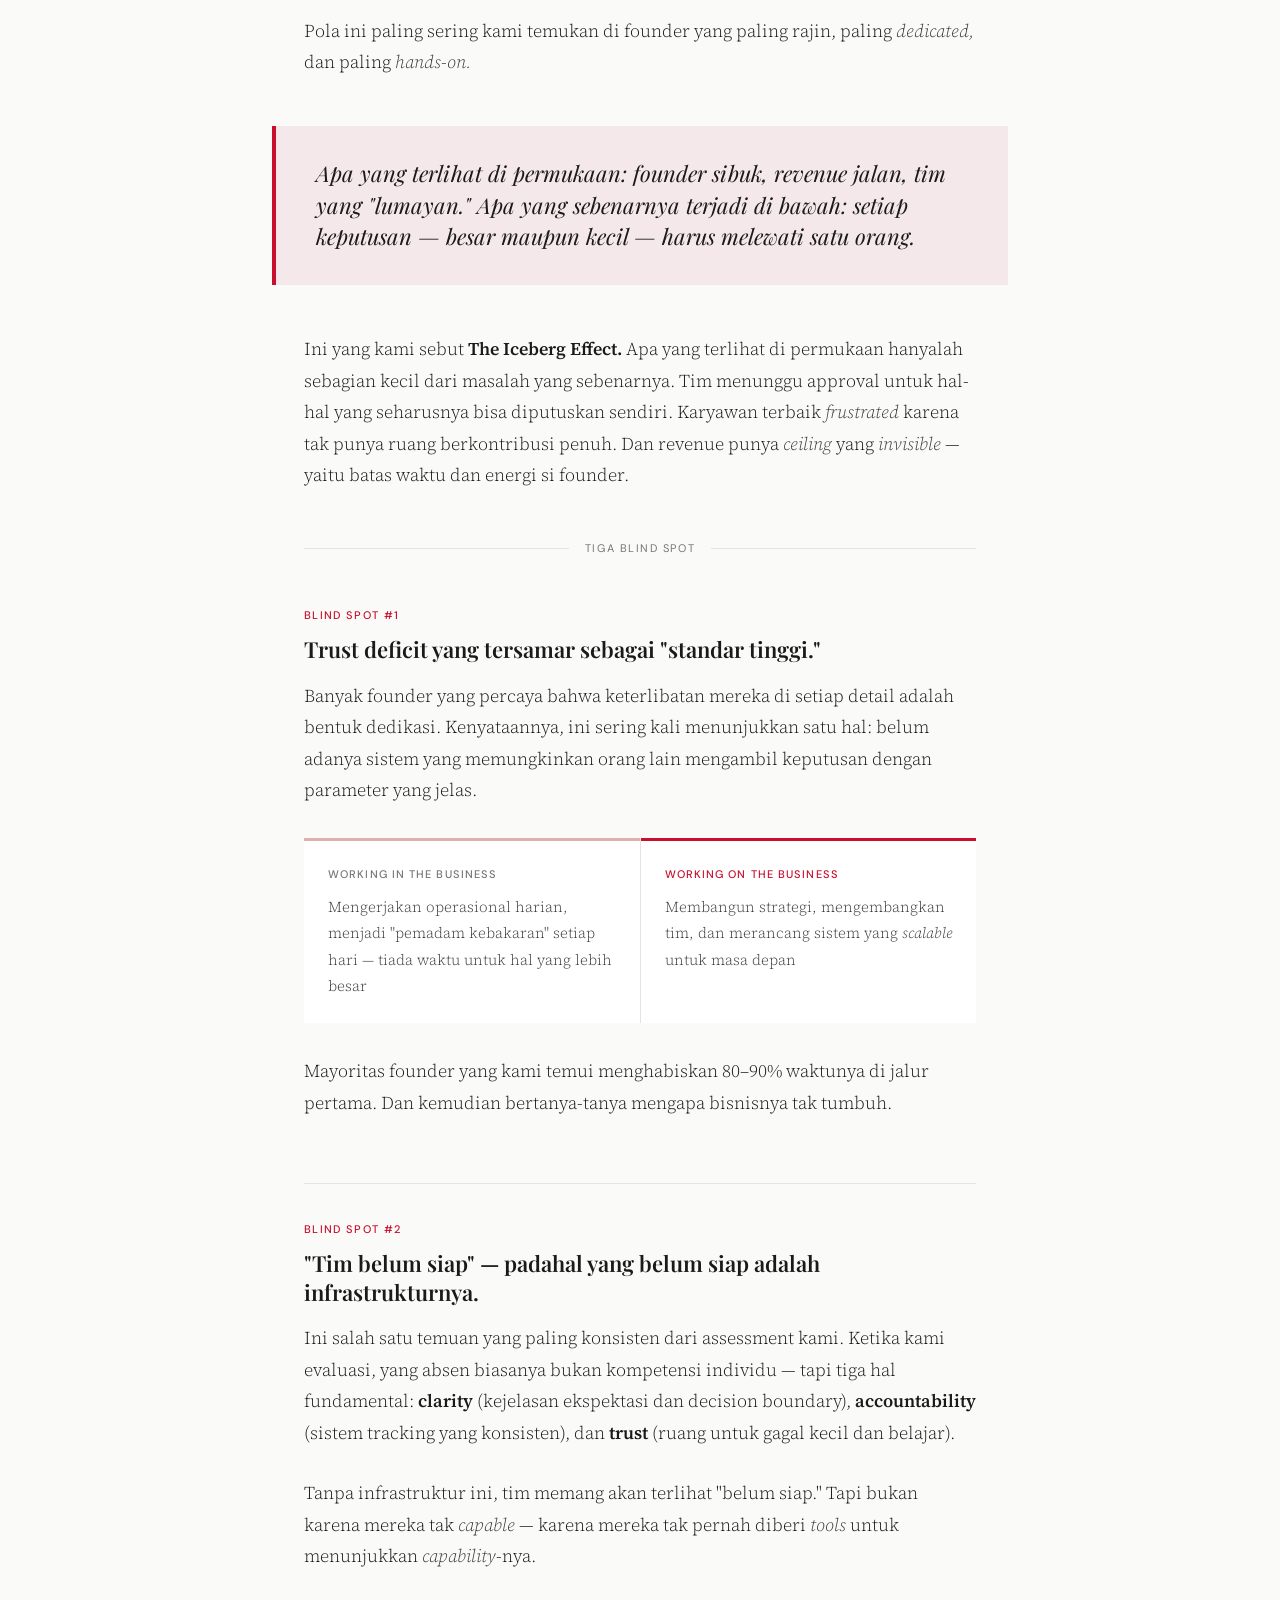
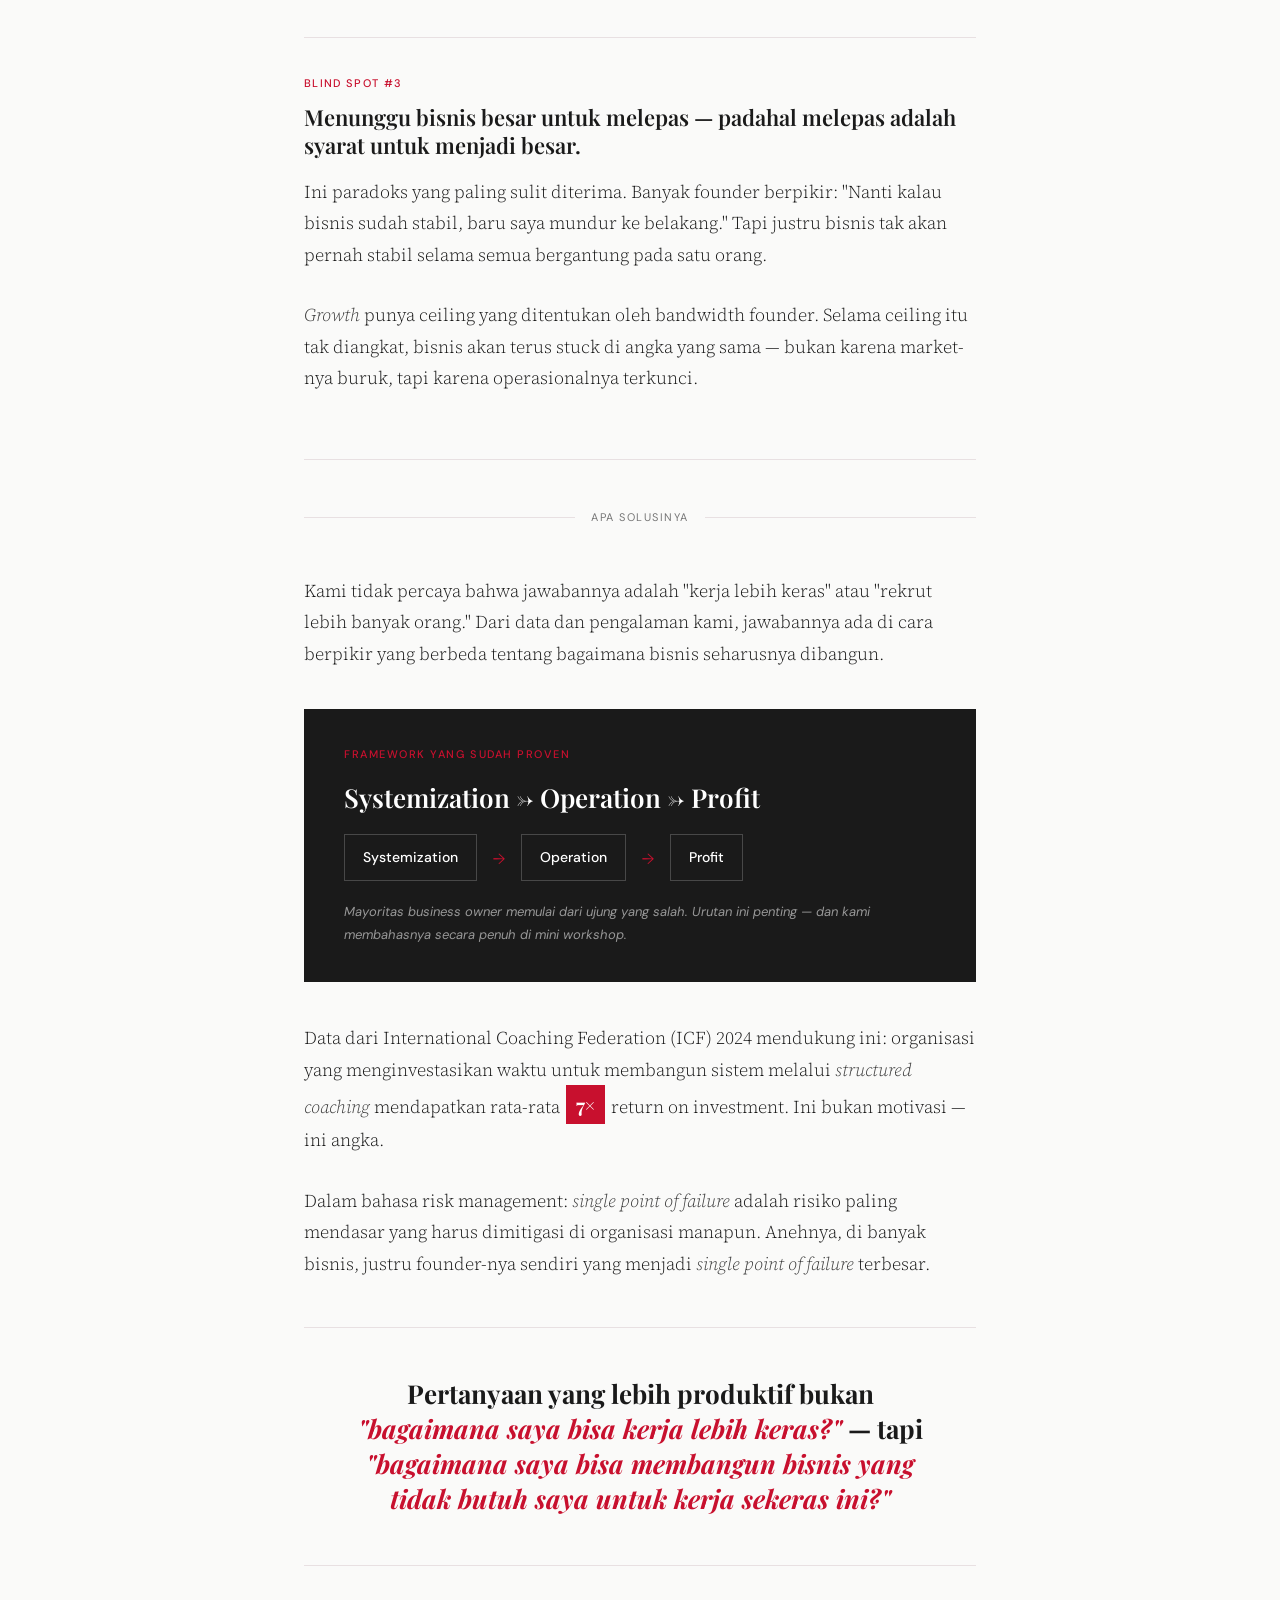
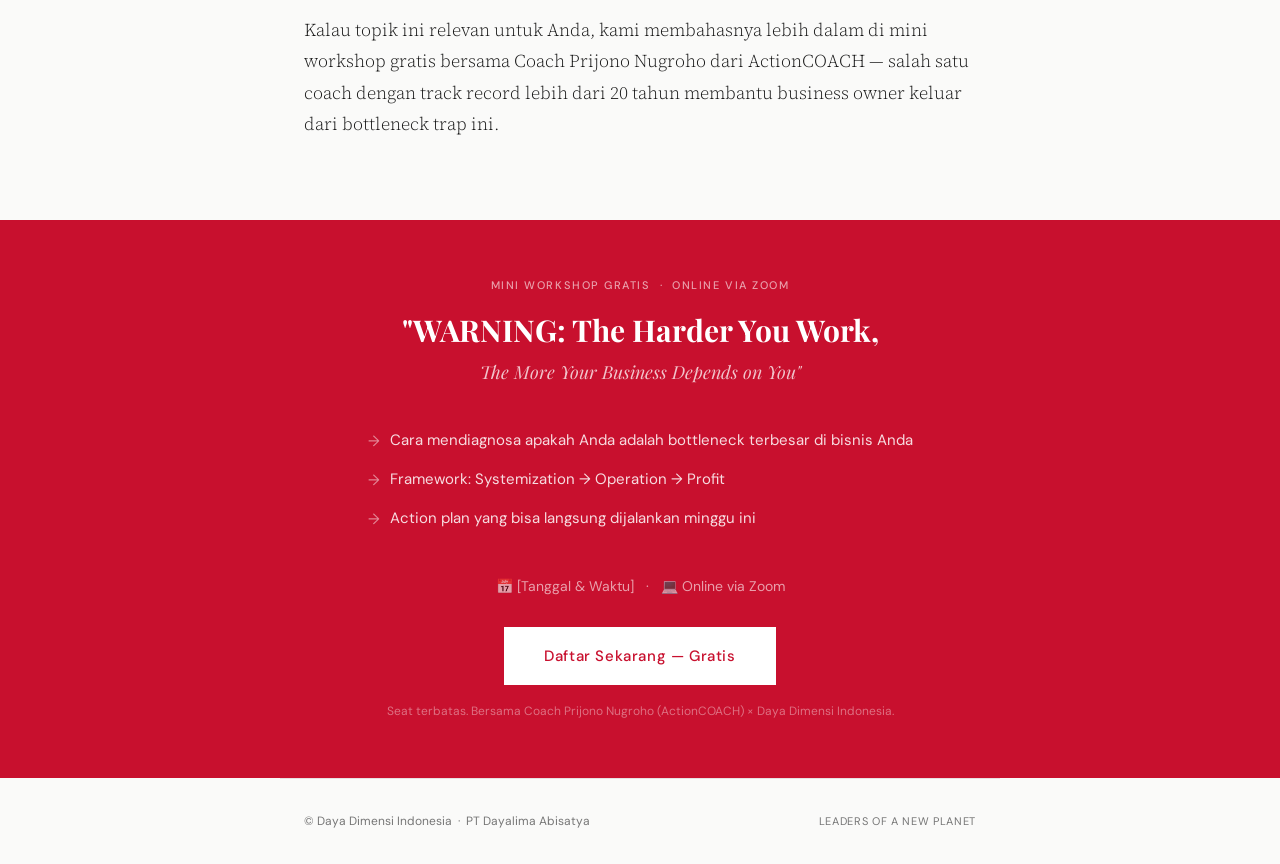
<file: ddi-article/index.html>
<!DOCTYPE html>
<html lang="id">
<head>
  <meta charset="UTF-8">
  <meta name="viewport" content="width=device-width, initial-scale=1.0">
  <title>66% Business Owner Masih Jadi Single Point of Failure — Daya Dimensi Indonesia</title>
  <link rel="preconnect" href="https://fonts.googleapis.com">
  <link rel="preconnect" href="https://fonts.gstatic.com" crossorigin>
  <link href="https://fonts.googleapis.com/css2?family=Playfair+Display:ital,wght@0,400;0,600;0,700;1,400;1,600&family=Source+Serif+4:ital,opsz,wght@0,8..60,300;0,8..60,400;0,8..60,500;1,8..60,300;1,8..60,400&family=DM+Sans:wght@300;400;500&display=swap" rel="stylesheet">
  <style>
    :root {
      --red: #C8102E;
      --red-dark: #A00D24;
      --red-muted: #F5E8EB;
      --white: #FFFFFF;
      --ink: #1A1A1A;
      --ink-mid: #3D3D3D;
      --ink-light: #767676;
      --rule: #E8E0E2;
      --bg: #FAFAF9;
    }

    *, *::before, *::after { box-sizing: border-box; margin: 0; padding: 0; }

    html { scroll-behavior: smooth; }

    body {
      font-family: 'Source Serif 4', Georgia, serif;
      background: var(--bg);
      color: var(--ink);
      line-height: 1.75;
      font-size: 18px;
    }

    /* ─── READING PROGRESS ─── */
    #progress {
      position: fixed;
      top: 0; left: 0;
      height: 3px;
      width: 0%;
      background: var(--red);
      z-index: 100;
      transition: width 0.1s linear;
    }

    /* ─── TOP BAR ─── */
    header {
      position: sticky;
      top: 0;
      background: var(--white);
      border-bottom: 1px solid var(--rule);
      z-index: 90;
      padding: 14px 0;
    }

    .header-inner {
      max-width: 720px;
      margin: 0 auto;
      padding: 0 24px;
      display: flex;
      align-items: center;
      justify-content: space-between;
    }

    .brand {
      display: flex;
      align-items: center;
      gap: 10px;
      text-decoration: none;
    }

    .brand-mark {
      width: 32px;
      height: 32px;
      background: var(--red);
      display: flex;
      align-items: center;
      justify-content: center;
    }

    .brand-mark span {
      color: white;
      font-family: 'DM Sans', sans-serif;
      font-weight: 500;
      font-size: 13px;
      letter-spacing: 0.02em;
    }

    .brand-name {
      font-family: 'DM Sans', sans-serif;
      font-size: 13px;
      font-weight: 500;
      color: var(--ink);
      letter-spacing: 0.04em;
      text-transform: uppercase;
    }

    .cta-header {
      font-family: 'DM Sans', sans-serif;
      font-size: 13px;
      font-weight: 500;
      color: var(--white);
      background: var(--red);
      padding: 8px 18px;
      text-decoration: none;
      letter-spacing: 0.02em;
      transition: background 0.2s;
    }

    .cta-header:hover { background: var(--red-dark); }

    /* ─── MAIN CONTENT ─── */
    main {
      max-width: 720px;
      margin: 0 auto;
      padding: 0 24px;
    }

    /* ─── ARTICLE HEADER ─── */
    .article-header {
      padding: 64px 0 48px;
      border-bottom: 1px solid var(--rule);
    }

    .article-tag {
      font-family: 'DM Sans', sans-serif;
      font-size: 11px;
      font-weight: 500;
      letter-spacing: 0.12em;
      text-transform: uppercase;
      color: var(--red);
      margin-bottom: 20px;
    }

    .article-title {
      font-family: 'Playfair Display', serif;
      font-size: clamp(32px, 5vw, 48px);
      font-weight: 700;
      line-height: 1.18;
      color: var(--ink);
      letter-spacing: -0.01em;
      margin-bottom: 24px;
    }

    .article-title em {
      font-style: italic;
      color: var(--red);
    }

    .article-deck {
      font-size: 20px;
      line-height: 1.55;
      color: var(--ink-mid);
      font-weight: 300;
      margin-bottom: 32px;
      font-style: italic;
    }

    .article-meta {
      display: flex;
      align-items: center;
      gap: 20px;
      padding-top: 24px;
      border-top: 1px solid var(--rule);
    }

    .author-avatar {
      width: 40px;
      height: 40px;
      background: var(--red-muted);
      border: 2px solid var(--red);
      display: flex;
      align-items: center;
      justify-content: center;
      flex-shrink: 0;
    }

    .author-avatar span {
      font-family: 'DM Sans', sans-serif;
      font-size: 14px;
      font-weight: 500;
      color: var(--red);
    }

    .meta-text {
      font-family: 'DM Sans', sans-serif;
      font-size: 13px;
      color: var(--ink-light);
    }

    .meta-text strong {
      color: var(--ink-mid);
      font-weight: 500;
    }

    /* ─── ARTICLE BODY ─── */
    .article-body {
      padding: 52px 0;
    }

    .article-body p {
      margin-bottom: 1.6em;
      font-size: 18px;
      color: var(--ink);
      font-weight: 300;
    }

    .article-body p:first-child {
      font-size: 20px;
      color: var(--ink-mid);
      font-style: italic;
    }

    .article-body strong {
      color: var(--ink);
      font-weight: 600;
    }

    .article-body em {
      font-style: italic;
      color: var(--ink-mid);
    }

    /* Pull quote */
    .pull-quote {
      margin: 48px -32px;
      padding: 32px 40px;
      border-left: 4px solid var(--red);
      background: var(--red-muted);
    }

    .pull-quote p {
      font-family: 'Playfair Display', serif;
      font-size: 22px !important;
      line-height: 1.45;
      font-style: italic !important;
      color: var(--ink) !important;
      margin: 0 !important;
    }

    /* Section divider */
    .section-break {
      display: flex;
      align-items: center;
      gap: 16px;
      margin: 48px 0;
    }

    .section-break::before,
    .section-break::after {
      content: '';
      flex: 1;
      height: 1px;
      background: var(--rule);
    }

    .section-break span {
      font-family: 'DM Sans', sans-serif;
      font-size: 11px;
      letter-spacing: 0.14em;
      text-transform: uppercase;
      color: var(--ink-light);
    }

    /* Data callout */
    .data-block {
      margin: 40px 0;
      display: grid;
      grid-template-columns: 1fr 1fr;
      gap: 1px;
      background: var(--rule);
      border: 1px solid var(--rule);
    }

    .data-item {
      background: var(--white);
      padding: 28px 24px;
    }

    .data-number {
      font-family: 'Playfair Display', serif;
      font-size: 48px;
      font-weight: 700;
      color: var(--red);
      line-height: 1;
      margin-bottom: 8px;
    }

    .data-label {
      font-family: 'DM Sans', sans-serif;
      font-size: 13px;
      color: var(--ink-light);
      line-height: 1.4;
    }

    .data-source {
      font-size: 11px;
      color: var(--ink-light);
      opacity: 0.7;
      margin-top: 4px;
      font-style: italic;
      font-family: 'DM Sans', sans-serif;
    }

    /* Blind spots */
    .blind-spot {
      margin: 36px 0;
      padding: 0 0 36px;
      border-bottom: 1px solid var(--rule);
    }

    .blind-spot:last-of-type { border-bottom: none; }

    .blind-spot-label {
      font-family: 'DM Sans', sans-serif;
      font-size: 11px;
      font-weight: 500;
      letter-spacing: 0.12em;
      text-transform: uppercase;
      color: var(--red);
      margin-bottom: 10px;
    }

    .blind-spot h3 {
      font-family: 'Playfair Display', serif;
      font-size: 22px;
      font-weight: 600;
      line-height: 1.3;
      color: var(--ink);
      margin-bottom: 16px;
    }

    /* Two-way split */
    .split {
      margin: 32px 0;
      display: grid;
      grid-template-columns: 1fr 1fr;
      gap: 1px;
      background: var(--rule);
    }

    .split-item {
      background: var(--white);
      padding: 24px;
    }

    .split-item.bad { border-top: 3px solid #E0B0B0; }
    .split-item.good { border-top: 3px solid var(--red); }

    .split-label {
      font-family: 'DM Sans', sans-serif;
      font-size: 11px;
      font-weight: 500;
      letter-spacing: 0.1em;
      text-transform: uppercase;
      color: var(--ink-light);
      margin-bottom: 10px;
    }

    .split-label.good { color: var(--red); }

    .split-item p {
      font-size: 15px !important;
      color: var(--ink-mid) !important;
      margin: 0 !important;
      font-style: normal !important;
    }

    /* Framework teaser */
    .framework-box {
      margin: 40px 0;
      padding: 36px 40px;
      background: var(--ink);
      color: var(--white);
    }

    .framework-label {
      font-family: 'DM Sans', sans-serif;
      font-size: 11px;
      font-weight: 500;
      letter-spacing: 0.14em;
      text-transform: uppercase;
      color: var(--red);
      margin-bottom: 16px;
    }

    .framework-title {
      font-family: 'Playfair Display', serif;
      font-size: 26px;
      font-weight: 600;
      line-height: 1.3;
      margin-bottom: 20px;
    }

    .framework-steps {
      display: flex;
      align-items: center;
      gap: 16px;
      margin-bottom: 20px;
    }

    .fw-step {
      font-family: 'DM Sans', sans-serif;
      font-size: 14px;
      font-weight: 500;
      color: var(--white);
      padding: 10px 18px;
      border: 1px solid rgba(255,255,255,0.2);
    }

    .fw-arrow {
      color: var(--red);
      font-size: 18px;
    }

    .framework-note {
      font-family: 'DM Sans', sans-serif;
      font-size: 13px;
      color: rgba(255,255,255,0.55);
      font-style: italic;
    }

    /* ROI stat */
    .roi-inline {
      display: inline-block;
      background: var(--red);
      color: white;
      font-family: 'Playfair Display', serif;
      font-size: 20px;
      font-weight: 700;
      padding: 2px 10px;
      margin: 0 2px;
    }

    /* ─── CLOSING QUESTION ─── */
    .closing-question {
      margin: 48px 0;
      padding: 48px 40px;
      text-align: center;
      border-top: 1px solid var(--rule);
      border-bottom: 1px solid var(--rule);
    }

    .closing-question p {
      font-family: 'Playfair Display', serif;
      font-size: 26px !important;
      font-weight: 700 !important;
      line-height: 1.35 !important;
      color: var(--ink) !important;
      font-style: normal !important;
      margin: 0 !important;
    }

    .closing-question p em { color: var(--red); font-style: italic; }

    /* ─── CTA BLOCK ─── */
    .cta-block {
      background: var(--red);
      padding: 56px 48px;
      margin: 0 -24px 0;
      text-align: center;
    }

    .cta-eyebrow {
      font-family: 'DM Sans', sans-serif;
      font-size: 11px;
      font-weight: 500;
      letter-spacing: 0.14em;
      text-transform: uppercase;
      color: rgba(255,255,255,0.6);
      margin-bottom: 16px;
    }

    .cta-title {
      font-family: 'Playfair Display', serif;
      font-size: 30px;
      font-weight: 700;
      line-height: 1.25;
      color: var(--white);
      margin-bottom: 8px;
    }

    .cta-subtitle {
      font-family: 'Playfair Display', serif;
      font-size: 18px;
      font-style: italic;
      color: rgba(255,255,255,0.75);
      margin-bottom: 32px;
    }

    .cta-points {
      list-style: none;
      text-align: left;
      display: inline-block;
      margin-bottom: 36px;
    }

    .cta-points li {
      font-family: 'DM Sans', sans-serif;
      font-size: 15px;
      color: rgba(255,255,255,0.85);
      padding: 6px 0;
      display: flex;
      align-items: flex-start;
      gap: 10px;
    }

    .cta-points li::before {
      content: '→';
      color: rgba(255,255,255,0.5);
      flex-shrink: 0;
      margin-top: 1px;
    }

    .cta-meta {
      font-family: 'DM Sans', sans-serif;
      font-size: 14px;
      color: rgba(255,255,255,0.6);
      margin-bottom: 28px;
    }

    .cta-btn {
      display: inline-block;
      background: var(--white);
      color: var(--red);
      font-family: 'DM Sans', sans-serif;
      font-size: 15px;
      font-weight: 500;
      letter-spacing: 0.04em;
      padding: 16px 40px;
      text-decoration: none;
      transition: all 0.2s;
    }

    .cta-btn:hover {
      background: var(--ink);
      color: var(--white);
    }

    .cta-disclaimer {
      font-family: 'DM Sans', sans-serif;
      font-size: 12px;
      color: rgba(255,255,255,0.4);
      margin-top: 16px;
    }

    /* ─── FOOTER ─── */
    footer {
      max-width: 720px;
      margin: 0 auto;
      padding: 32px 24px;
      display: flex;
      align-items: center;
      justify-content: space-between;
      border-top: 1px solid var(--rule);
    }

    .footer-brand {
      font-family: 'DM Sans', sans-serif;
      font-size: 12px;
      color: var(--ink-light);
    }

    .footer-tagline {
      font-family: 'DM Sans', sans-serif;
      font-size: 11px;
      color: var(--ink-light);
      letter-spacing: 0.06em;
      text-transform: uppercase;
    }

    /* ─── RESPONSIVE ─── */
    @media (max-width: 640px) {
      body { font-size: 17px; }
      .article-header { padding: 40px 0 36px; }
      .data-block { grid-template-columns: 1fr; }
      .split { grid-template-columns: 1fr; }
      .framework-steps { flex-wrap: wrap; }
      .pull-quote { margin: 40px 0; }
      .cta-block { padding: 48px 32px; }
      footer { flex-direction: column; gap: 8px; text-align: center; }
    }
  </style>
</head>
<body>

<div id="progress"></div>

<header>
  <div class="header-inner">
    <a href="#" class="brand">
      <div class="brand-mark"><span>DDI</span></div>
      <span class="brand-name">Daya Dimensi Indonesia</span>
    </a>
    <a href="#workshop" class="cta-header">Daftar Workshop Gratis</a>
  </div>
</header>

<main>

  <!-- ARTICLE HEADER -->
  <div class="article-header">
    <div class="article-tag">Insight &nbsp;·&nbsp; Kepemimpinan &amp; Organisasi</div>
    <h1 class="article-title">
      66% Business Owner Masih Jadi <em>Single Point of Failure.</em><br>
      Ini Bukan Soal Kerja Keras — Ini Soal Sistem.
    </h1>
    <p class="article-deck">
      Setelah 25 tahun bekerja dengan 400+ organisasi di Indonesia, kami melihat satu pola yang terus berulang — dan paling sering muncul justru pada founder yang paling rajin.
    </p>
    <div class="article-meta">
      <div class="author-avatar"><span>DDI</span></div>
      <div class="meta-text">
        <strong>Daya Dimensi Indonesia</strong><br>
        Leadership &amp; Organization Consulting · Lebih dari 25 Tahun
      </div>
    </div>
  </div>

  <!-- ARTICLE BODY -->
  <div class="article-body">

    <p>Ada satu pertanyaan yang kami di Daya Dimensi Indonesia sering ajukan ke business owner saat awal engagement: <em>"Kalau Anda tidak masuk selama 2 minggu, apa yang terjadi dengan bisnis Anda?"</em></p>

    <p>Jawabannya hampir selalu sama — ragu sebentar, lalu mengakui: semuanya akan kacau.</p>

    <p>Ini bukan anekdot. Ini data.</p>

    <div class="data-block">
      <div class="data-item">
        <div class="data-number">66%</div>
        <div class="data-label">Business owner di Asia Tenggara belum memiliki sistem yang bisa beroperasi tanpa kehadiran mereka</div>
        <div class="data-source">Mastercard SME Confidence Index, 2024</div>
      </div>
      <div class="data-item">
        <div class="data-number">65%</div>
        <div class="data-label">Business owner lebih sering terjaga malam karena bisnis dibanding masalah pribadi</div>
        <div class="data-source">Gallagher Business Owner Survey, 2025</div>
      </div>
    </div>

    <p>Dua data ini, kalau dibaca bersamaan, menggambarkan satu fenomena: mayoritas bisnis di Indonesia masih bergantung pada satu orang. Dan orang itu sedang kelelahan.</p>

    <div class="section-break"><span>The Founder Bottleneck</span></div>

    <p>Selama lebih dari 25 tahun bekerja dengan organisasi di Indonesia — dari BUMN, multinasional, hingga UKM — kami melihat satu pola yang konsisten muncul di level business owner dan founder. Pola ini bukan tentang kurangnya kompetensi atau ambisi. Justru sebaliknya.</p>

    <p>Pola ini paling sering kami temukan di founder yang paling rajin, paling <em>dedicated,</em> dan paling <em>hands-on.</em></p>

    <div class="pull-quote">
      <p>Apa yang terlihat di permukaan: founder sibuk, revenue jalan, tim yang "lumayan." Apa yang sebenarnya terjadi di bawah: setiap keputusan — besar maupun kecil — harus melewati satu orang.</p>
    </div>

    <p>Ini yang kami sebut <strong>The Iceberg Effect.</strong> Apa yang terlihat di permukaan hanyalah sebagian kecil dari masalah yang sebenarnya. Tim menunggu approval untuk hal-hal yang seharusnya bisa diputuskan sendiri. Karyawan terbaik <em>frustrated</em> karena tak punya ruang berkontribusi penuh. Dan revenue punya <em>ceiling</em> yang <em>invisible</em> — yaitu batas waktu dan energi si founder.</p>

    <div class="section-break"><span>Tiga Blind Spot</span></div>

    <div class="blind-spot">
      <div class="blind-spot-label">Blind Spot #1</div>
      <h3>Trust deficit yang tersamar sebagai "standar tinggi."</h3>
      <p>Banyak founder yang percaya bahwa keterlibatan mereka di setiap detail adalah bentuk dedikasi. Kenyataannya, ini sering kali menunjukkan satu hal: belum adanya sistem yang memungkinkan orang lain mengambil keputusan dengan parameter yang jelas.</p>
      <div class="split">
        <div class="split-item bad">
          <div class="split-label">Working IN the Business</div>
          <p>Mengerjakan operasional harian, menjadi "pemadam kebakaran" setiap hari — tiada waktu untuk hal yang lebih besar</p>
        </div>
        <div class="split-item good">
          <div class="split-label good">Working ON the Business</div>
          <p>Membangun strategi, mengembangkan tim, dan merancang sistem yang <em>scalable</em> untuk masa depan</p>
        </div>
      </div>
      <p style="margin-top: 16px;">Mayoritas founder yang kami temui menghabiskan 80–90% waktunya di jalur pertama. Dan kemudian bertanya-tanya mengapa bisnisnya tak tumbuh.</p>
    </div>

    <div class="blind-spot">
      <div class="blind-spot-label">Blind Spot #2</div>
      <h3>"Tim belum siap" — padahal yang belum siap adalah infrastrukturnya.</h3>
      <p>Ini salah satu temuan yang paling konsisten dari assessment kami. Ketika kami evaluasi, yang absen biasanya bukan kompetensi individu — tapi tiga hal fundamental: <strong>clarity</strong> (kejelasan ekspektasi dan decision boundary), <strong>accountability</strong> (sistem tracking yang konsisten), dan <strong>trust</strong> (ruang untuk gagal kecil dan belajar).</p>
      <p>Tanpa infrastruktur ini, tim memang akan terlihat "belum siap." Tapi bukan karena mereka tak <em>capable</em> — karena mereka tak pernah diberi <em>tools</em> untuk menunjukkan <em>capability</em>-nya.</p>
    </div>

    <div class="blind-spot">
      <div class="blind-spot-label">Blind Spot #3</div>
      <h3>Menunggu bisnis besar untuk melepas — padahal melepas adalah syarat untuk menjadi besar.</h3>
      <p>Ini paradoks yang paling sulit diterima. Banyak founder berpikir: "Nanti kalau bisnis sudah stabil, baru saya mundur ke belakang." Tapi justru bisnis tak akan pernah stabil selama semua bergantung pada satu orang.</p>
      <p><em>Growth</em> punya ceiling yang ditentukan oleh bandwidth founder. Selama ceiling itu tak diangkat, bisnis akan terus stuck di angka yang sama — bukan karena market-nya buruk, tapi karena operasionalnya terkunci.</p>
    </div>

    <div class="section-break"><span>Apa Solusinya</span></div>

    <p>Kami tidak percaya bahwa jawabannya adalah "kerja lebih keras" atau "rekrut lebih banyak orang." Dari data dan pengalaman kami, jawabannya ada di cara berpikir yang berbeda tentang bagaimana bisnis seharusnya dibangun.</p>

    <div class="framework-box">
      <div class="framework-label">Framework yang Sudah Proven</div>
      <div class="framework-title">Systemization → Operation → Profit</div>
      <div class="framework-steps">
        <div class="fw-step">Systemization</div>
        <div class="fw-arrow">→</div>
        <div class="fw-step">Operation</div>
        <div class="fw-arrow">→</div>
        <div class="fw-step">Profit</div>
      </div>
      <div class="framework-note">Mayoritas business owner memulai dari ujung yang salah. Urutan ini penting — dan kami membahasnya secara penuh di mini workshop.</div>
    </div>

    <p>Data dari International Coaching Federation (ICF) 2024 mendukung ini: organisasi yang menginvestasikan waktu untuk membangun sistem melalui <em>structured coaching</em> mendapatkan rata-rata <span class="roi-inline">7×</span> return on investment. Ini bukan motivasi — ini angka.</p>

    <p>Dalam bahasa risk management: <em>single point of failure</em> adalah risiko paling mendasar yang harus dimitigasi di organisasi manapun. Anehnya, di banyak bisnis, justru founder-nya sendiri yang menjadi <em>single point of failure</em> terbesar.</p>

    <div class="closing-question">
      <p>Pertanyaan yang lebih produktif bukan <em>"bagaimana saya bisa kerja lebih keras?"</em> — tapi <em>"bagaimana saya bisa membangun bisnis yang tidak butuh saya untuk kerja sekeras ini?"</em></p>
    </div>

    <p>Kalau topik ini relevan untuk Anda, kami membahasnya lebih dalam di mini workshop gratis bersama Coach Prijono Nugroho dari ActionCOACH — salah satu coach dengan track record lebih dari 20 tahun membantu business owner keluar dari bottleneck trap ini.</p>

  </div>
</main>

<!-- CTA BLOCK — full bleed -->
<div class="cta-block" id="workshop">
  <div class="cta-eyebrow">Mini Workshop Gratis &nbsp;·&nbsp; Online via Zoom</div>
  <div class="cta-title">"WARNING: The Harder You Work,</div>
  <div class="cta-subtitle">The More Your Business Depends on You"</div>
  <ul class="cta-points">
    <li>Cara mendiagnosa apakah Anda adalah bottleneck terbesar di bisnis Anda</li>
    <li>Framework: Systemization → Operation → Profit</li>
    <li>Action plan yang bisa langsung dijalankan minggu ini</li>
  </ul>
  <div class="cta-meta">📅 [Tanggal &amp; Waktu] &nbsp;&nbsp;·&nbsp;&nbsp; 💻 Online via Zoom</div>
  <a href="#" class="cta-btn">Daftar Sekarang — Gratis</a>
  <div class="cta-disclaimer">Seat terbatas. Bersama Coach Prijono Nugroho (ActionCOACH) × Daya Dimensi Indonesia.</div>
</div>

<footer>
  <div class="footer-brand">© Daya Dimensi Indonesia &nbsp;·&nbsp; PT Dayalima Abisatya</div>
  <div class="footer-tagline">Leaders of a New Planet</div>
</footer>

<script>
  const progress = document.getElementById('progress');
  window.addEventListener('scroll', () => {
    const scrollTop = window.scrollY;
    const docHeight = document.documentElement.scrollHeight - window.innerHeight;
    progress.style.width = (scrollTop / docHeight * 100) + '%';
  });
</script>

</body>
</html>
</file>
